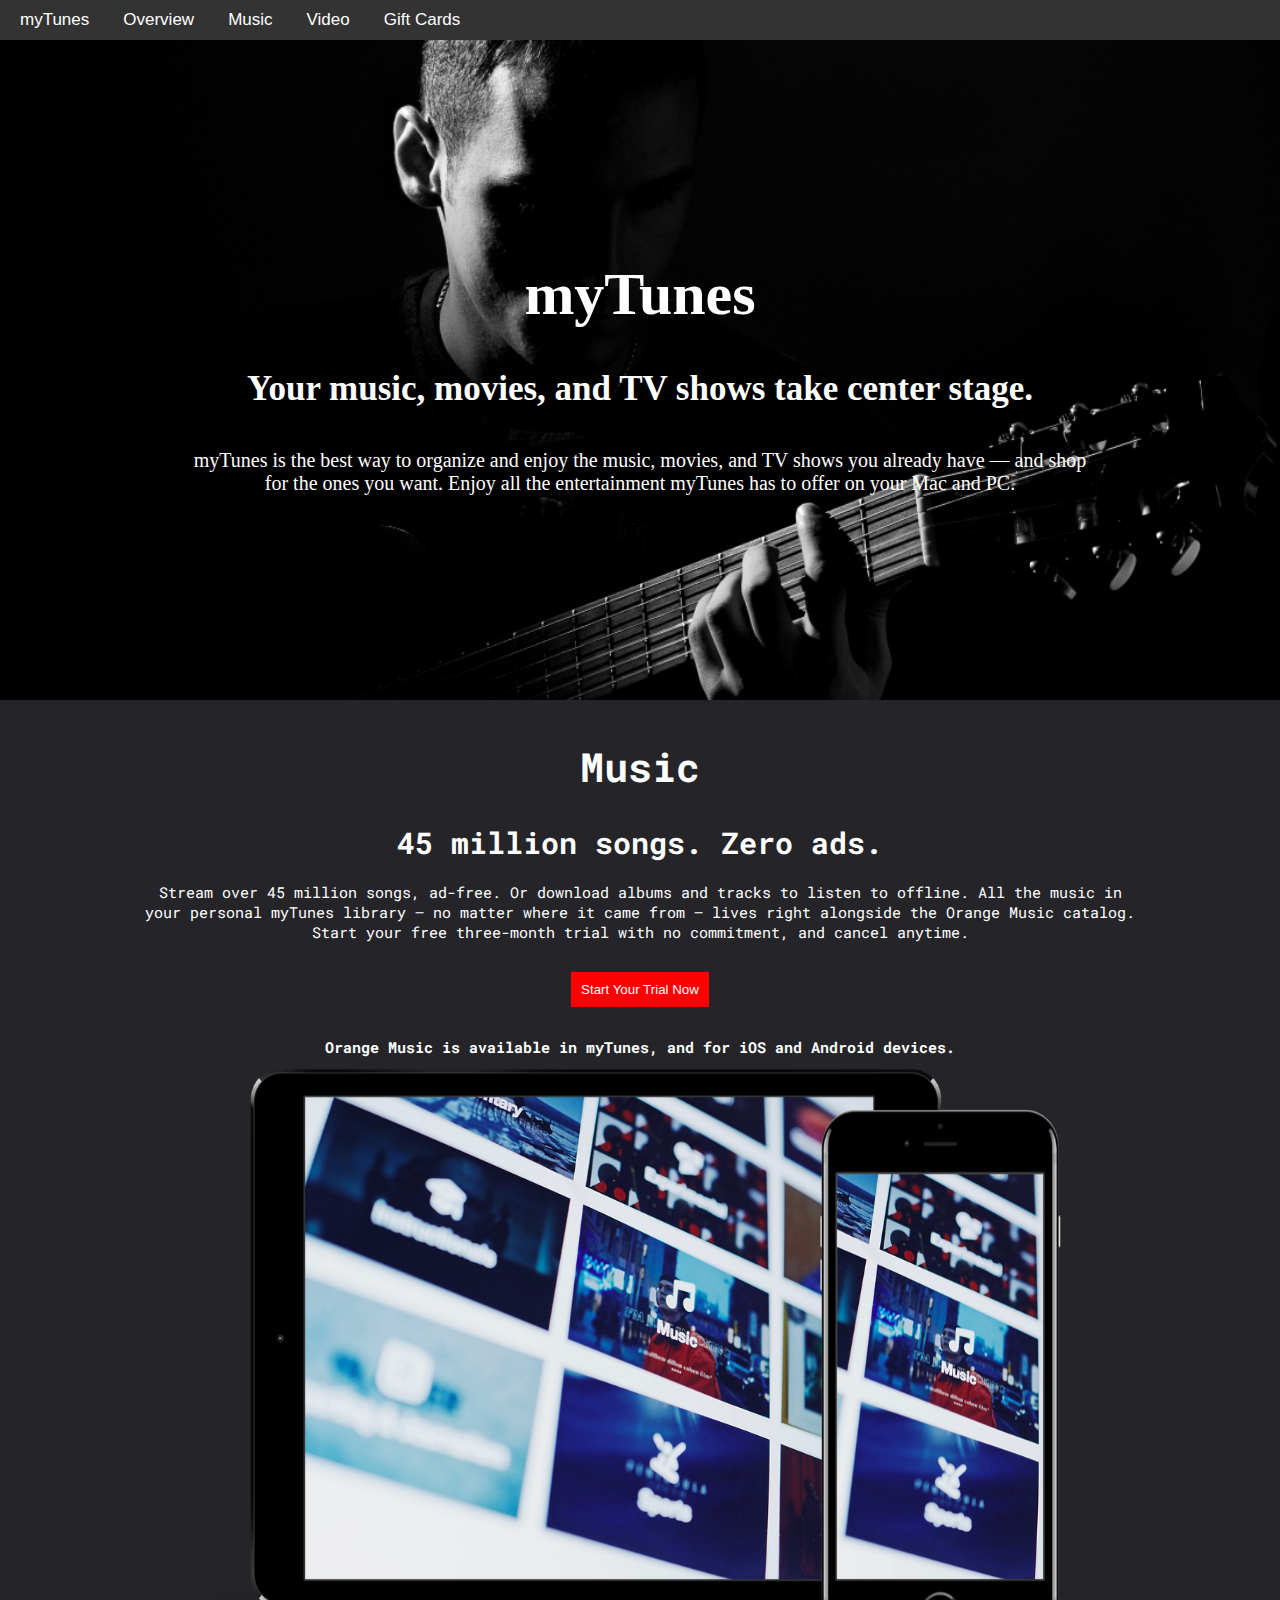
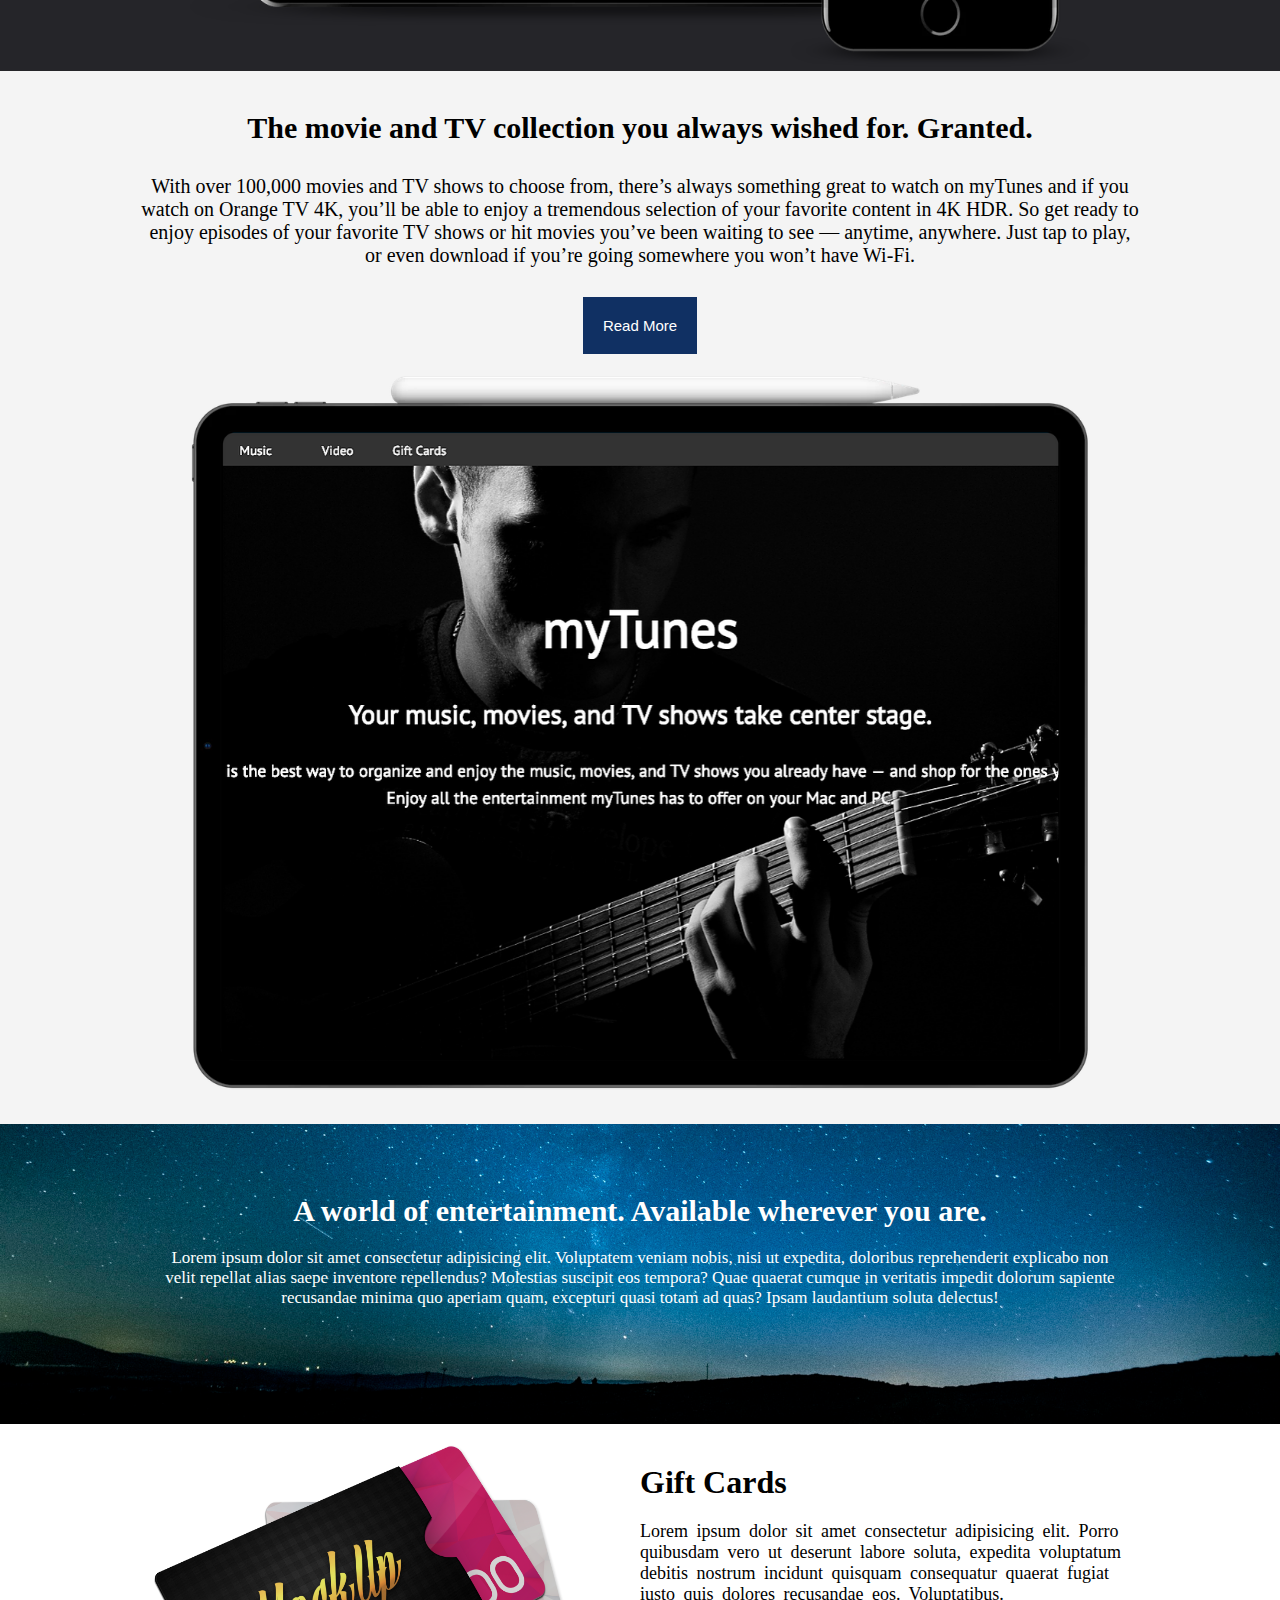
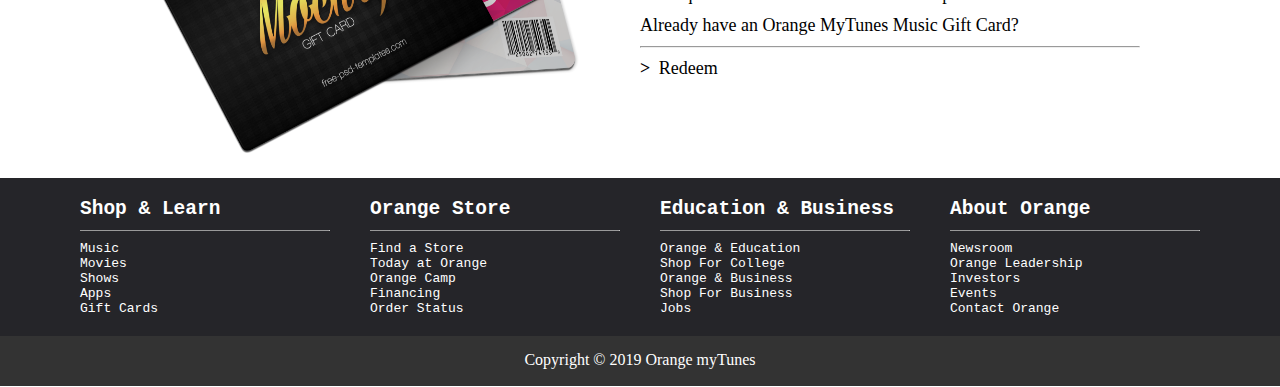
<file: Music-WebPage/index.html>
<!DOCTYPE html>
<html lang="en">
<head>
    <meta charset="UTF-8">
    <meta http-equiv="X-UA-Compatible" content="IE=edge">
    <meta name="viewport" content="width=device-width, initial-scale=1.0">
    <title>Music Webpage</title>
    <link rel="stylesheet" href="style.css"/>
    <link rel="preconnect" href="https://fonts.gstatic.com">
    <link href="https://fonts.googleapis.com/css2?family=Roboto+Mono&display=swap" rel="stylesheet">
    <link rel="stylesheet" href="https://cdnjs.cloudflare.com/ajax/libs/font-awesome/5.15.3/css/all.min.css" integrity="sha512-iBBXm8fW90+nuLcSKlbmrPcLa0OT92xO1BIsZ+ywDWZCvqsWgccV3gFoRBv0z+8dLJgyAHIhR35VZc2oM/gI1w==" crossorigin="anonymous" />
</head>
<body>
    <header class="header">
        <div class="heading-menu">
            <a href="@">myTunes</a>
            <a href="@">Overview</a>
            <a href="@">Music</a>
            <a href="@">Video</a>
            <a href="@">Gift Cards</a>
        </div>
        <div class="heading-mid-content">
            <h1>myTunes</h1>
            <h2>Your music, movies, and TV shows take center stage.</h2>
            <p>myTunes is the best way to organize and enjoy the music, movies, and TV shows you already have — and shop for the ones you want. Enjoy all the entertainment myTunes has to offer on your Mac and PC.</p>
        </div>
    </header>
    <main class="main">
        <section class="section-1">
               <div class="div-1">
                  <h1><i class="fas fa-music"></i> Music</h1>
                  <h2>45 million songs. Zero ads.</h2>
                  <p>Stream over 45 million songs, ad-free. Or download albums and tracks to listen to offline. All the music in your personal myTunes library — no matter where it came from — lives right alongside the Orange Music catalog. Start your free three-month trial with no commitment, and cancel anytime.</p>
                  <button class="btn">Start Your Trial Now</button>
                  <h4>Orange Music is available in myTunes, and for iOS and Android devices.</h4>
                  <img src="images/mockup1.png" alt="Android-pic" width="900px" height="600px"/>
               </div>
        </section>
    <section class="section-2">
      <div class="div-2">
       <h2>The movie and TV collection you always wished for. Granted.</h2>
       <p>With over 100,000 movies and TV shows to choose from, there’s always something great to watch on myTunes and if you watch on Orange TV 4K, you’ll be able to enjoy a tremendous selection of your favorite content in 4K HDR. So get ready to enjoy episodes of your favorite TV shows or hit movies you’ve been waiting to see — anytime, anywhere. Just tap to play, or even download if you’re going somewhere you won’t have Wi-Fi.</p>
       <button class="btn-1">Read More</button> 
       <img src="images/mockup2.png" alt="image-2" width="900px"/>
       </div>
    </section>
    <section class="section-3">
     <div class="div-3">
        <h2>A world of entertainment. Available wherever you are.</h2>
        <p>Lorem ipsum dolor sit amet consectetur adipisicing elit. Voluptatem veniam nobis, nisi ut expedita, doloribus reprehenderit explicabo non velit repellat alias saepe inventore repellendus? Molestias suscipit eos tempora? Quae quaerat cumque in veritatis impedit dolorum sapiente recusandae minima quo aperiam quam, excepturi quasi totam ad quas? Ipsam laudantium soluta delectus!</p>
     </div>
    </section>
    </main>
    <section class="flex">
        <div class="flex-img">
            <img src="images/cards.png" alt="cards" width="450px" height="350px"/>
        </div>
        <div class="flex-content">
            <h1>Gift Cards
            </h1>
            <p>Lorem ipsum dolor sit amet consectetur adipisicing elit. Porro quibusdam vero ut deserunt labore soluta, expedita voluptatum debitis nostrum incidunt quisquam consequatur quaerat fugiat iusto quis dolores recusandae eos. Voluptatibus.</p>
            <h>Already have an Orange MyTunes Music Gift Card?</h><br/>
            <hr>
            <p><b>></b><a href="@"> Redeem</a></p>
        </div>
    </section>
    <section class="foot">
        <div class="content">
            <h2>Shop & Learn</h2>
            <hr>
            <a href="@">Music</a>
            <a href="@">Movies</a>
            <a href="@">Shows</a>
            <a href="@">Apps</a>
            <a href="@">Gift Cards</a>
        </div>
        <div class="content">
            <h2>Orange Store</h2>
            <hr>
            <a href="@">Find a Store</a>
            <a href="@">Today at Orange</a>
            <a href="@">Orange Camp</a>
            <a href="@">Financing</a>
            <a href="@">Order Status</a>
        </div>
        <div class="content">
            <h2>Education & Business</h2>
            <hr>
            <a href="@">Orange & Education</a>
            <a href="@">Shop For College</a>
            <a href="@">Orange & Business</a>
            <a href="@">Shop For Business</a>
            <a href="@">Jobs</a>
        </div>
        <div class="content">
            <h2>About Orange</h2>
            <hr>
            <a href="@">Newsroom</a>
            <a href="@">Orange Leadership</a>
            <a href="@">Investors</a>
            <a href="@">Events</a>
            <a href="@">Contact Orange</a>
        </div>
    </section>
    <footer class="footer">
        <p>Copyright © 2019 Orange myTunes</p>
    </footer>
</body>
</html>
</file>
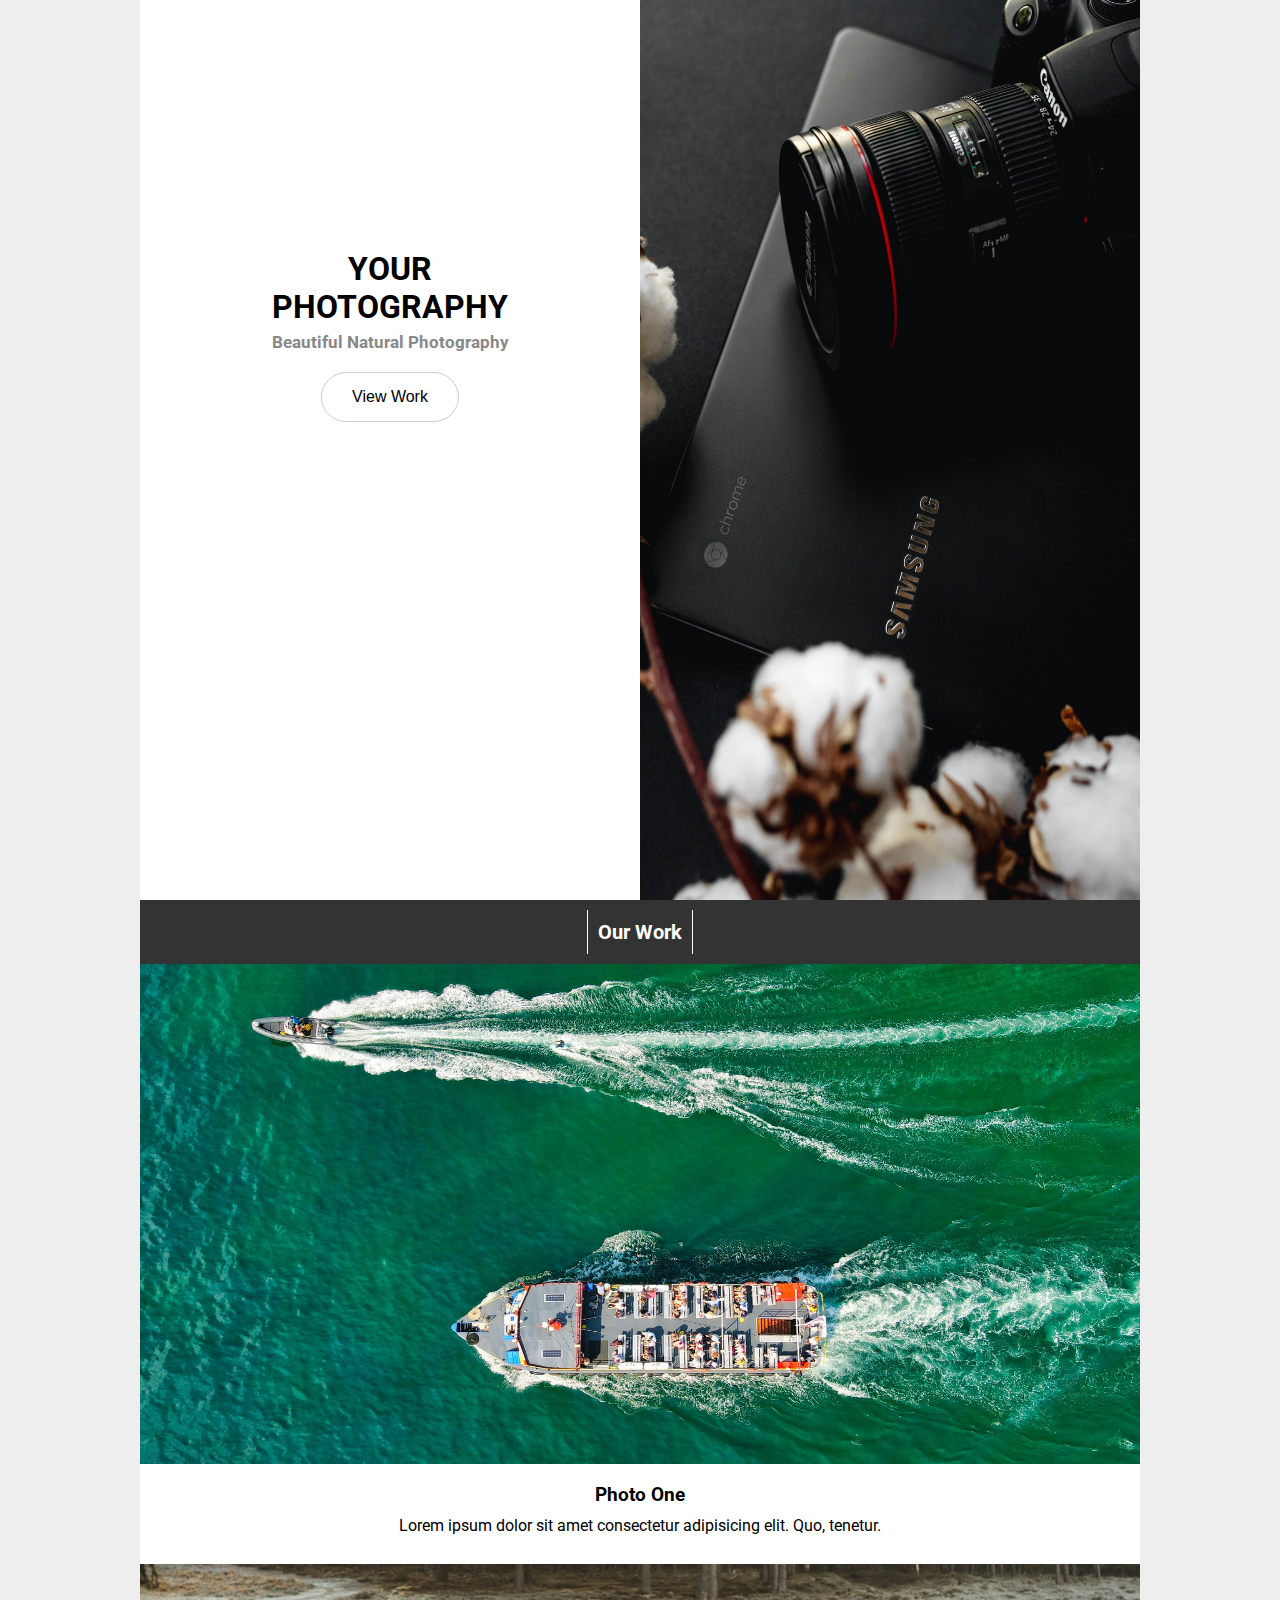
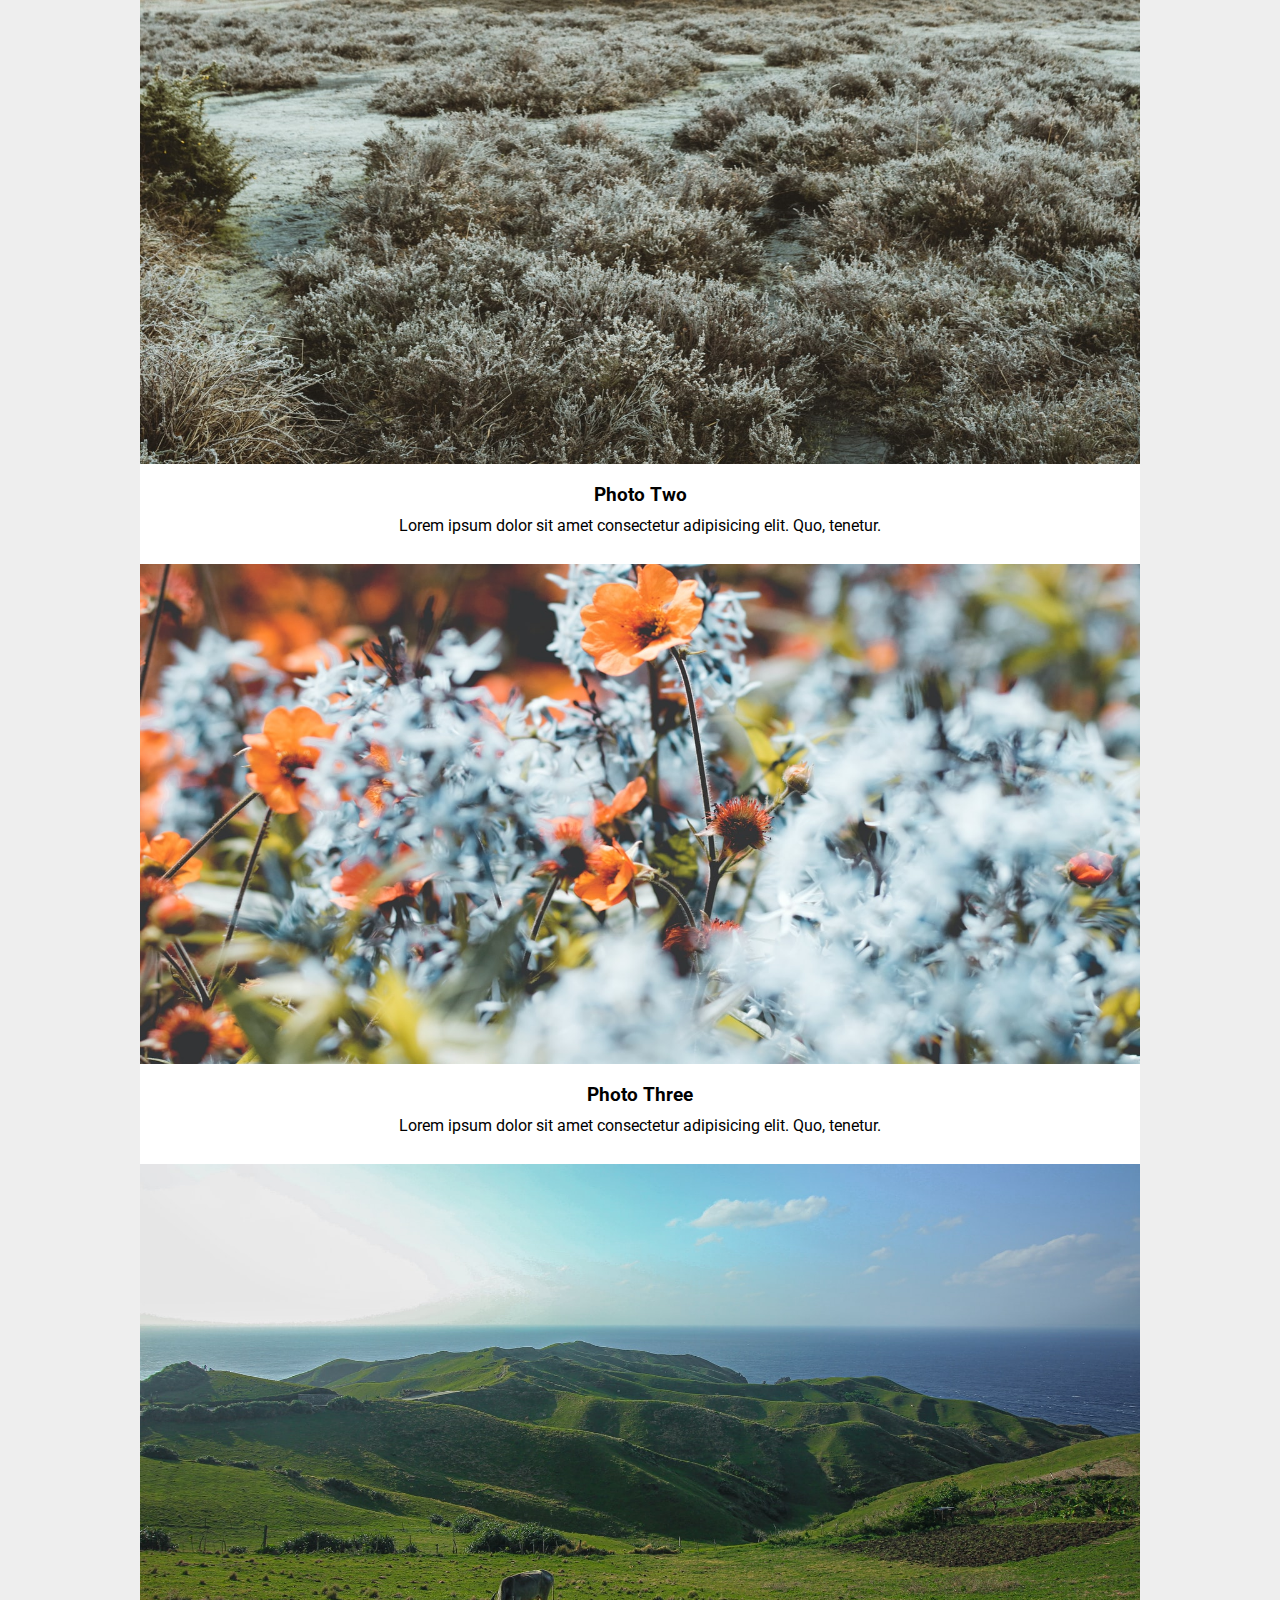
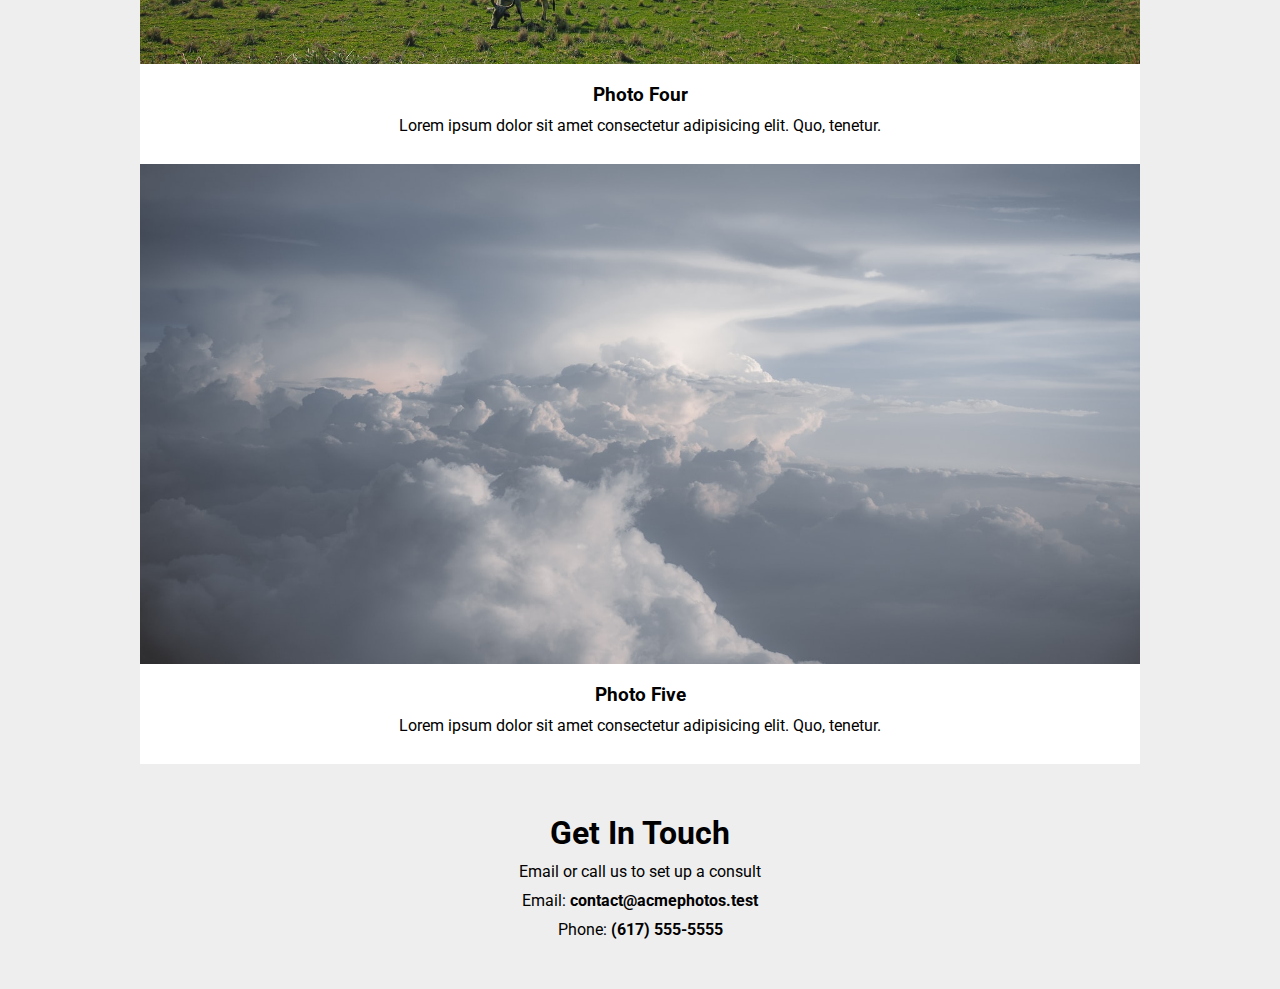
<file: Photography Website/index.html>
<!DOCTYPE html>
<html lang="en">
<head>
    <meta charset="UTF-8">
    <meta http-equiv="X-UA-Compatible" content="IE=edge">
    <meta name="viewport" content="width=device-width, initial-scale=1.0">
    <title>Photography Website</title>
    <link rel="stylesheet" href="style.css"/>
    <link rel="preconnect" href="https://fonts.googleapis.com">
<link rel="preconnect" href="https://fonts.gstatic.com" crossorigin>
<link href="https://fonts.googleapis.com/css2?family=Roboto:wght@300&display=swap" rel="stylesheet">
</head>
<body>
    <main class="main">
        <div class="div_one">
          <div class="div_content" id="heading-cont">
               <h1>Your <br/>Photography</h1>
               <h2>Beautiful Natural Photography</h2>
               <button class="btn">View Work</button>
          </div>
          <div class="div_content">
              <img src="images/photo-1.jpg" alt="camera" id="img-1"/>
          </div>
        </div>
        <section class="title">
            <h>Our Work</h>
        </section>
        <article class="pic-div">
            <div class="pic">
                <img src="images/photo-2.jpg" alt="img-2" width="1000px" height="500px"/>
            </div>
            <div class="pic-cont">
                <h3>Photo One</h3>
                <p>Lorem ipsum dolor sit amet consectetur adipisicing elit. Quo, tenetur.</p>
            </div>
        </article>
        <article class="pic-div">
            <div class="pic">
                <img src="images/photo-3.jpg" alt="img-3" width="1000px" height="500px"/>
            </div>
            <div class="pic-cont">
                <h3>Photo Two</h3>
                <p>Lorem ipsum dolor sit amet consectetur adipisicing elit. Quo, tenetur.</p>
            </div>
        </article>
        <article class="pic-div">
            <div class="pic">
                <img src="images/photo-4.jpg" alt="img-4" width="1000px" height="500px"/>
            </div>
            <div class="pic-cont">
                <h3>Photo Three</h3>
                <p>Lorem ipsum dolor sit amet consectetur adipisicing elit. Quo, tenetur.</p>
            </div>
        </article>
        <article class="pic-div">
            <div class="pic">
                <img src="images/photo-5.jpg" alt="img-5" width="1000px" height="500px"/>
            </div>
            <div class="pic-cont">
                <h3>Photo Four</h3>
                <p>Lorem ipsum dolor sit amet consectetur adipisicing elit. Quo, tenetur.</p>
            </div>
        </article>
        <article class="pic-div">
            <div class="pic">
                <img src="images/photo-6.jpg" alt="img-6" width="1000px" height="500px"/>
            </div>
            <div class="pic-cont">
                <h3>Photo Five</h3>
                <p>Lorem ipsum dolor sit amet consectetur adipisicing elit. Quo, tenetur.</p>
            </div>
        </article>
        <footer class="foot">
            <h1>Get In Touch</h1>
            <p>Email or call us to set up a consult</p>
            <p>Email: <b>contact@acmephotos.test</b></p>
            <p>Phone: <b>(617) 555-5555</b></p>
        </footer>
    </main>
</body>
</html>
</file>
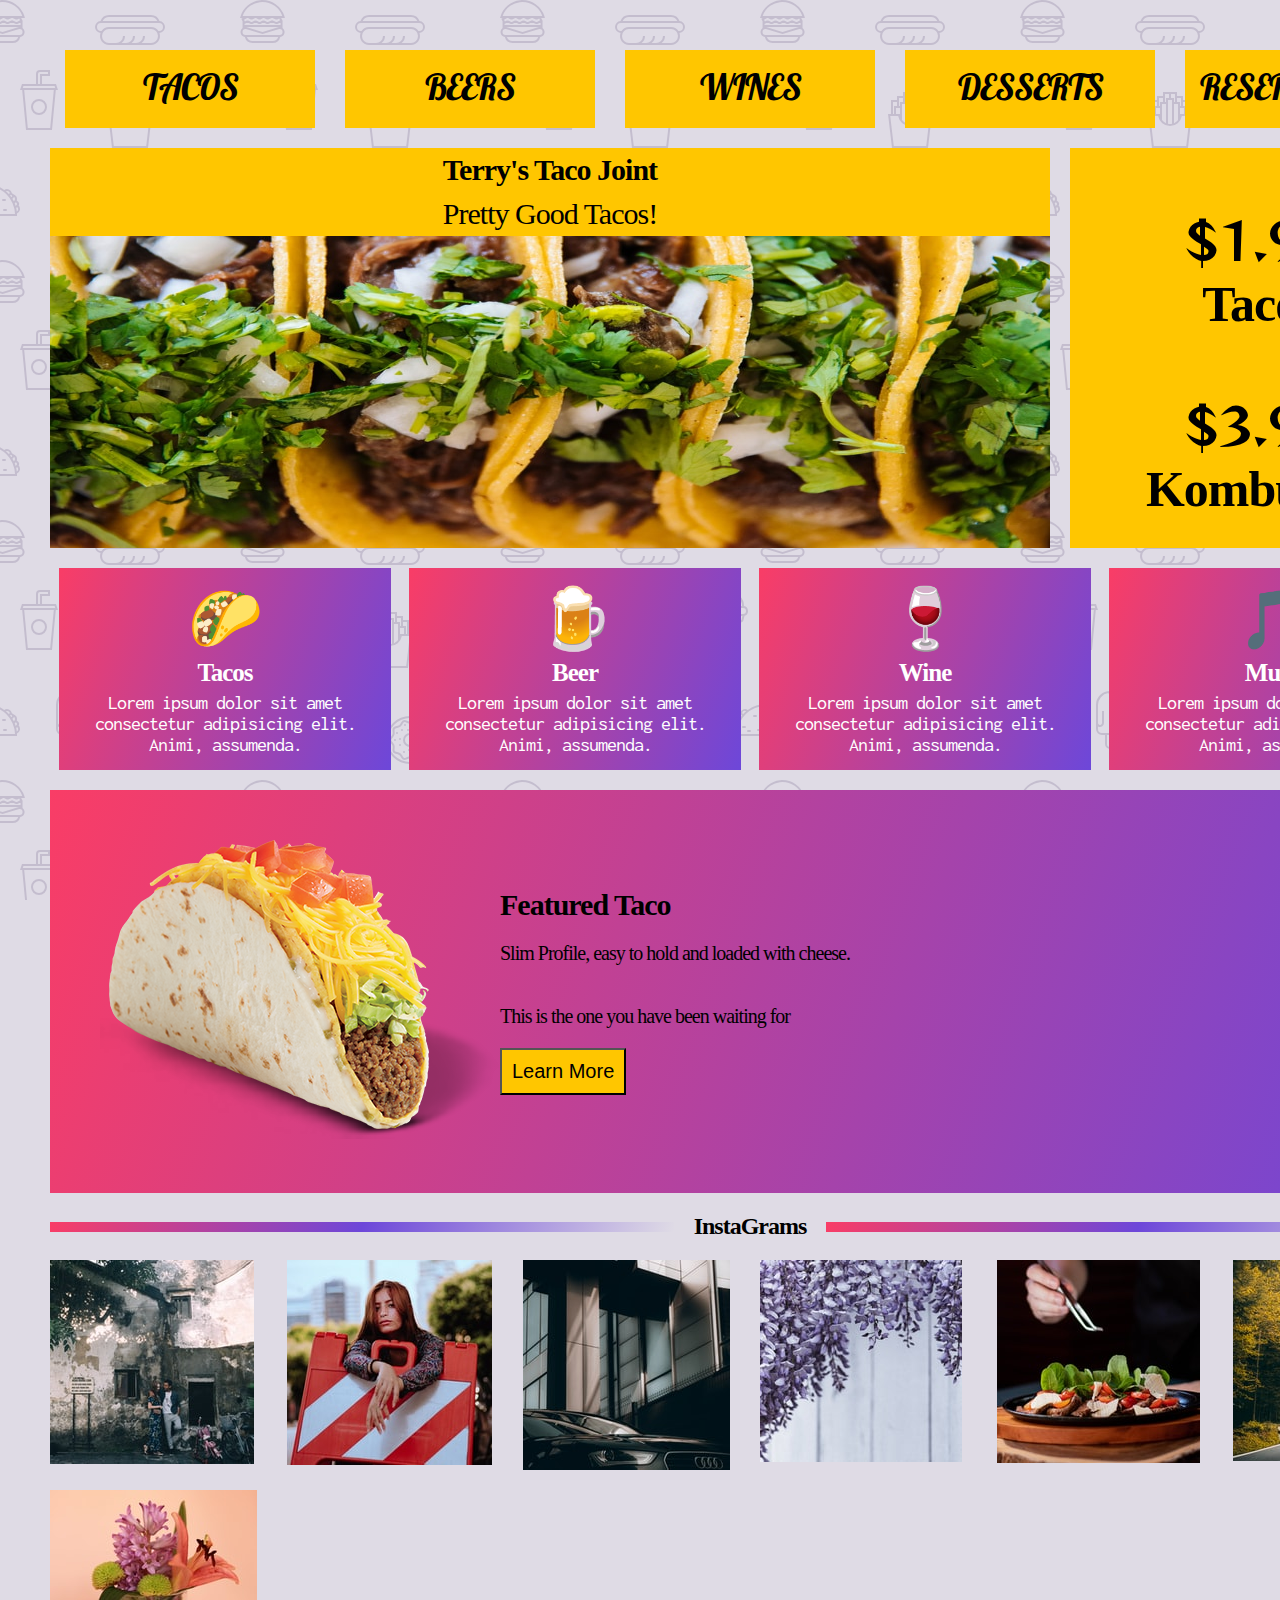
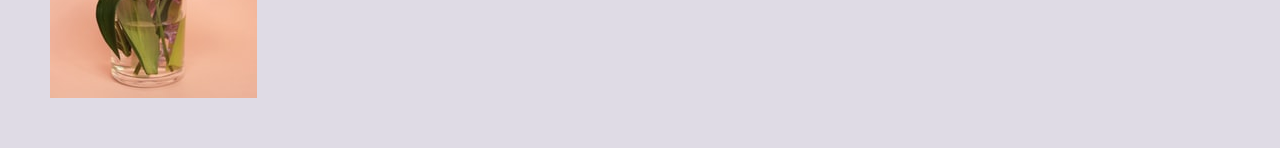
<file: Restaurant Website/index.html>
<!DOCTYPE html>
<html lang="en">
<head>
    <meta charset="UTF-8">
    <meta http-equiv="X-UA-Compatible" content="IE=edge">
    <meta name="viewport" content="width=device-width, initial-scale=1.0">
    <title>Restaurant Website</title>
    <link rel="stylesheet" href="restaurant.css"/>
    <link rel="preconnect" href="https://fonts.gstatic.com">
<link href="https://fonts.googleapis.com/css2?family=Pattaya&display=swap" rel="stylesheet">
<link rel="preconnect" href="https://fonts.gstatic.com">
<link href="https://fonts.googleapis.com/css2?family=Reggae+One&display=swap" rel="stylesheet">
<link rel="preconnect" href="https://fonts.gstatic.com">
<link href="https://fonts.googleapis.com/css2?family=Inconsolata:wght@300&display=swap" rel="stylesheet">
</head>
<body>
    <div class="wrapper">
        <nav class="menu">
            <ul id="menu-list">
              <li><a href="@">Tacos</a></li>
              <li><a href="@">Beers</a></li>
              <li><a href="@">Wines</a></li>
              <li><a href="@">Desserts</a></li>
              <li><a href="@">Reservations</a></li>
            </ul>
        </nav>
        <section class="sec-two">
             <div class="div-one">
                <h1>Terry's Taco Joint</h1>
                <p class="par">Pretty Good Tacos!</p>
             </div>
             <div class="div-two">
                 <p class="currency">$1.99</p>
                 <h4>Tacos</h4>
                 <p class="currency">$3.99</p>
                 <h4>Kombucha</h4>
             </div>
        </section>
        <main class="flex">
          <div class="cont">
            <p class="sticker">
                🌮
            </p>
            <h3 class="heading">
                Tacos
            </h3>
            <p class="para">
                Lorem ipsum dolor sit amet consectetur adipisicing elit. Animi, assumenda.
            </p>
          </div>
          <div class="cont">
            <p class="sticker">
                🍺
            </p>
            <h3 class="heading">
                Beer
            </h3>
            <p class="para">
                Lorem ipsum dolor sit amet consectetur adipisicing elit. Animi, assumenda.
            </p>
        </div>
        <div class="cont">
            <p class="sticker">
                🍷
            </p>
            <h3 class="heading">
                Wine
            </h3>
            <p class="para">
                Lorem ipsum dolor sit amet consectetur adipisicing elit. Animi, assumenda.
            </p>
        </div>
        <div class="cont">
            <p class="sticker">
                🎵
            </p>
            <h3 class="heading">
                Music
            </h3>
            <p class="para">
                Lorem ipsum dolor sit amet consectetur adipisicing elit. Animi, assumenda.
            </p>
        </div>
        </main>
        <section class="sec-three">
           <div class="sec_three_img">
              <img src="imgtaco.png" alt="taco"/>
           </div>
           <div class="about_details">
             <h2>Featured Taco</h2>
             <p class="details_para">Slim Profile, easy to hold and loaded with cheese.</p>
             <p class="details_para">
                This is the one you have been waiting for
             </p>
             <button>Learn More</button>
           </div>
        </section>
        <section class="gallery">
            <h2>InstaGrams</h2>
            <img src="couple.jpg" alt="couple"/>
            <img src="card.jpg" alt="card"/>
            <img src="eagle.jpg" alt="eagle"/>
            <img src="flowers.jpg" alt="flowers"/>
            <img src="food.jpg" alt="food"/>
            <img src="food1.jpg" alt="food"/>
            <img src="statue.jpg" alt="statue"/>
        </section>
    </div>
</body>
</html>
</file>
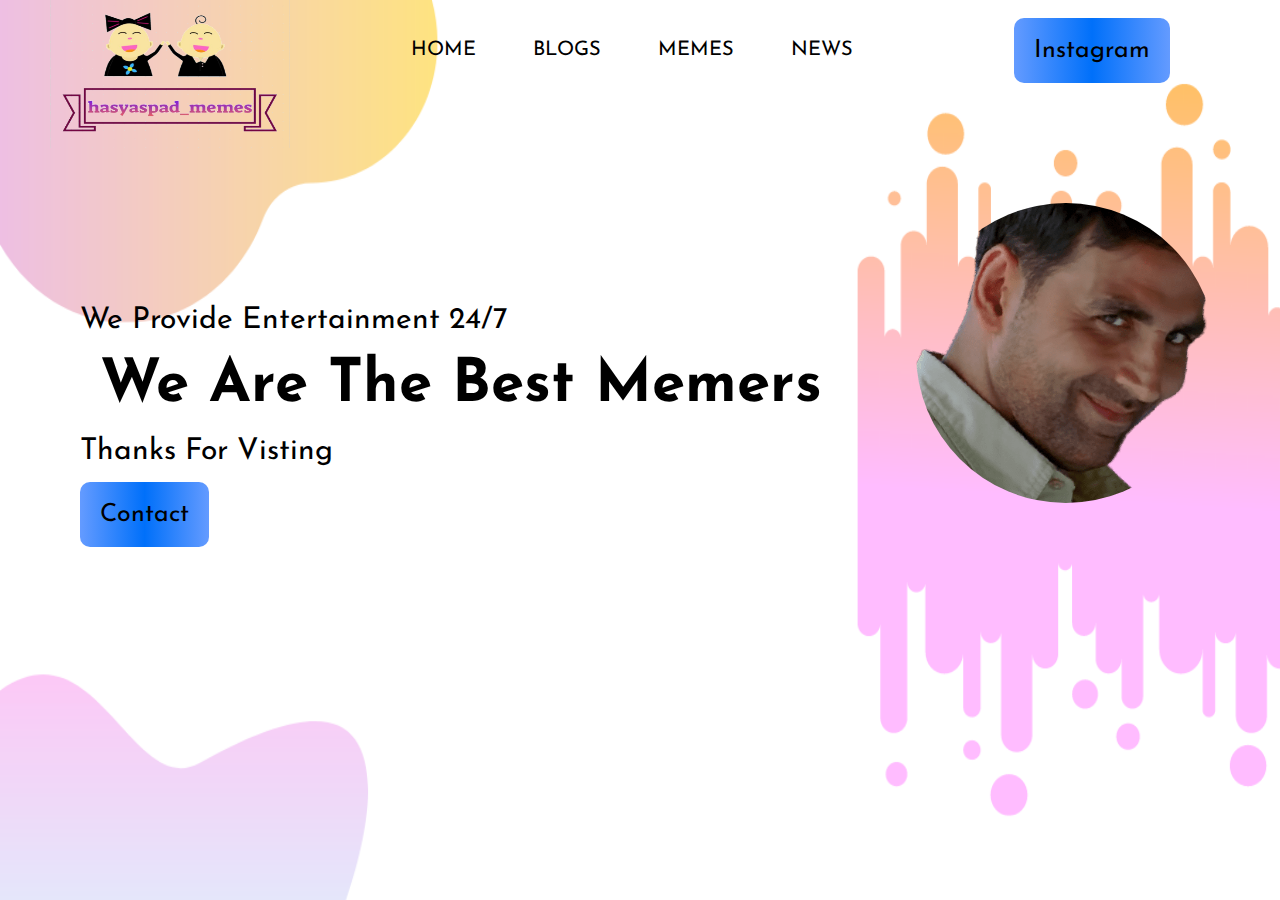
<file: Meme Website/web.html>
<!DOCTYPE html>
<html lang="en">
<head>
    <meta charset="UTF-8">
    <meta http-equiv="X-UA-Compatible" content="IE=edge">
    <meta name="viewport" content="width=device-width, initial-scale=1.0">
    <title>Hasyaspad_memes</title>
    <link rel="stylesheet" href="web.css"/>
    <link rel="preconnect" href="https://fonts.gstatic.com">
<link href="https://fonts.googleapis.com/css2?family=Josefin+Sans&display=swap" rel="stylesheet">
</head>
<body>
    <header >
        <div class="head">
       <div class="logo">
         <img src="hasyaspadicon.png" alt="pageicon" width="250px" height="200px">
       </div>
       <nav class="menu">
           <a href="#">Home</a>
           <a href="#">Blogs</a>
           <a href="#">Memes</a>
           <a href="#">News</a>
       </nav>
       <div class="butt">
        <button><a href="@">Instagram</a></button>
       </div>
       </div>
       <main>
        <section class="leftsec">
            <p>We Provide Entertainment 24/7</p>
            <h1>We Are The Best Memers</h1>
            <p>Thanks For Visting</p>
            <button id="lastbutt">Contact</button>
        </section>
           <section class="rightsec">
               <p id="meme"></p>
           </section>
       </main>
    </header>
    <script src="web.js"></script>
</body>
</html>
</file>
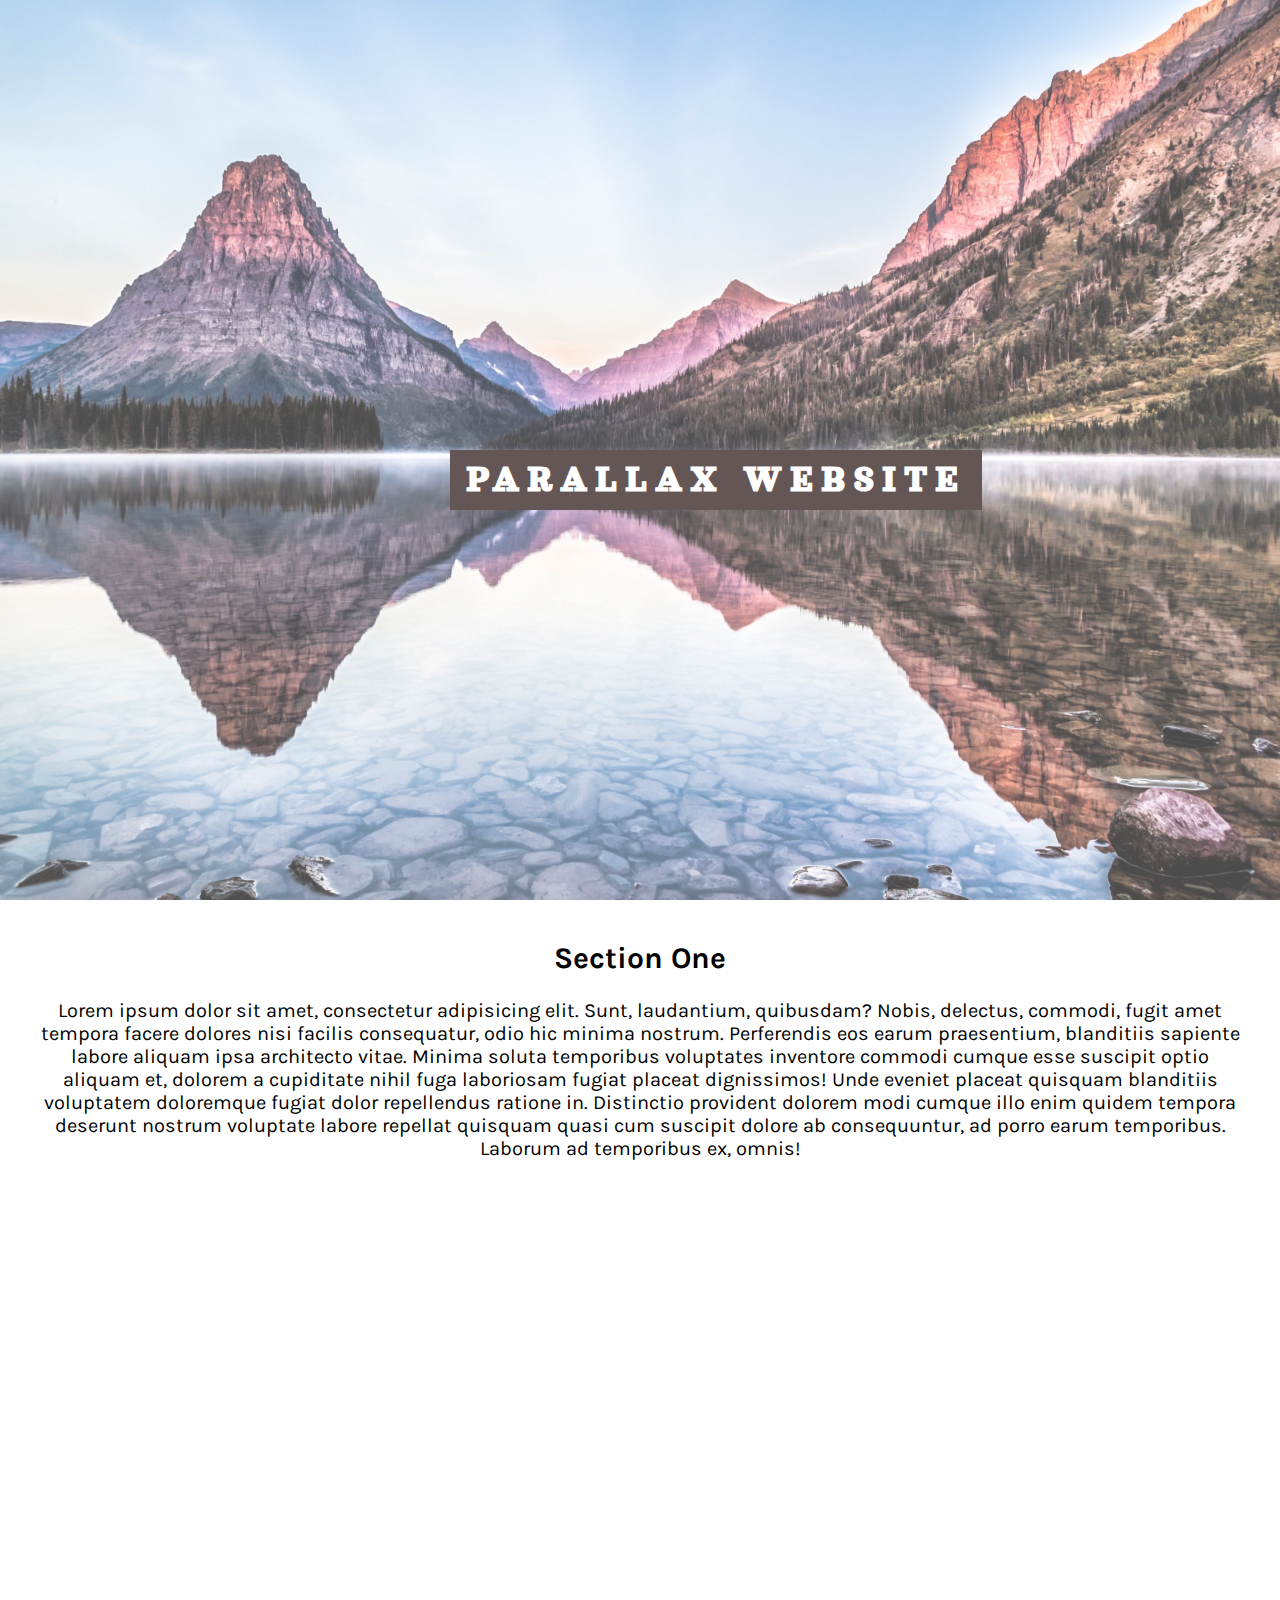
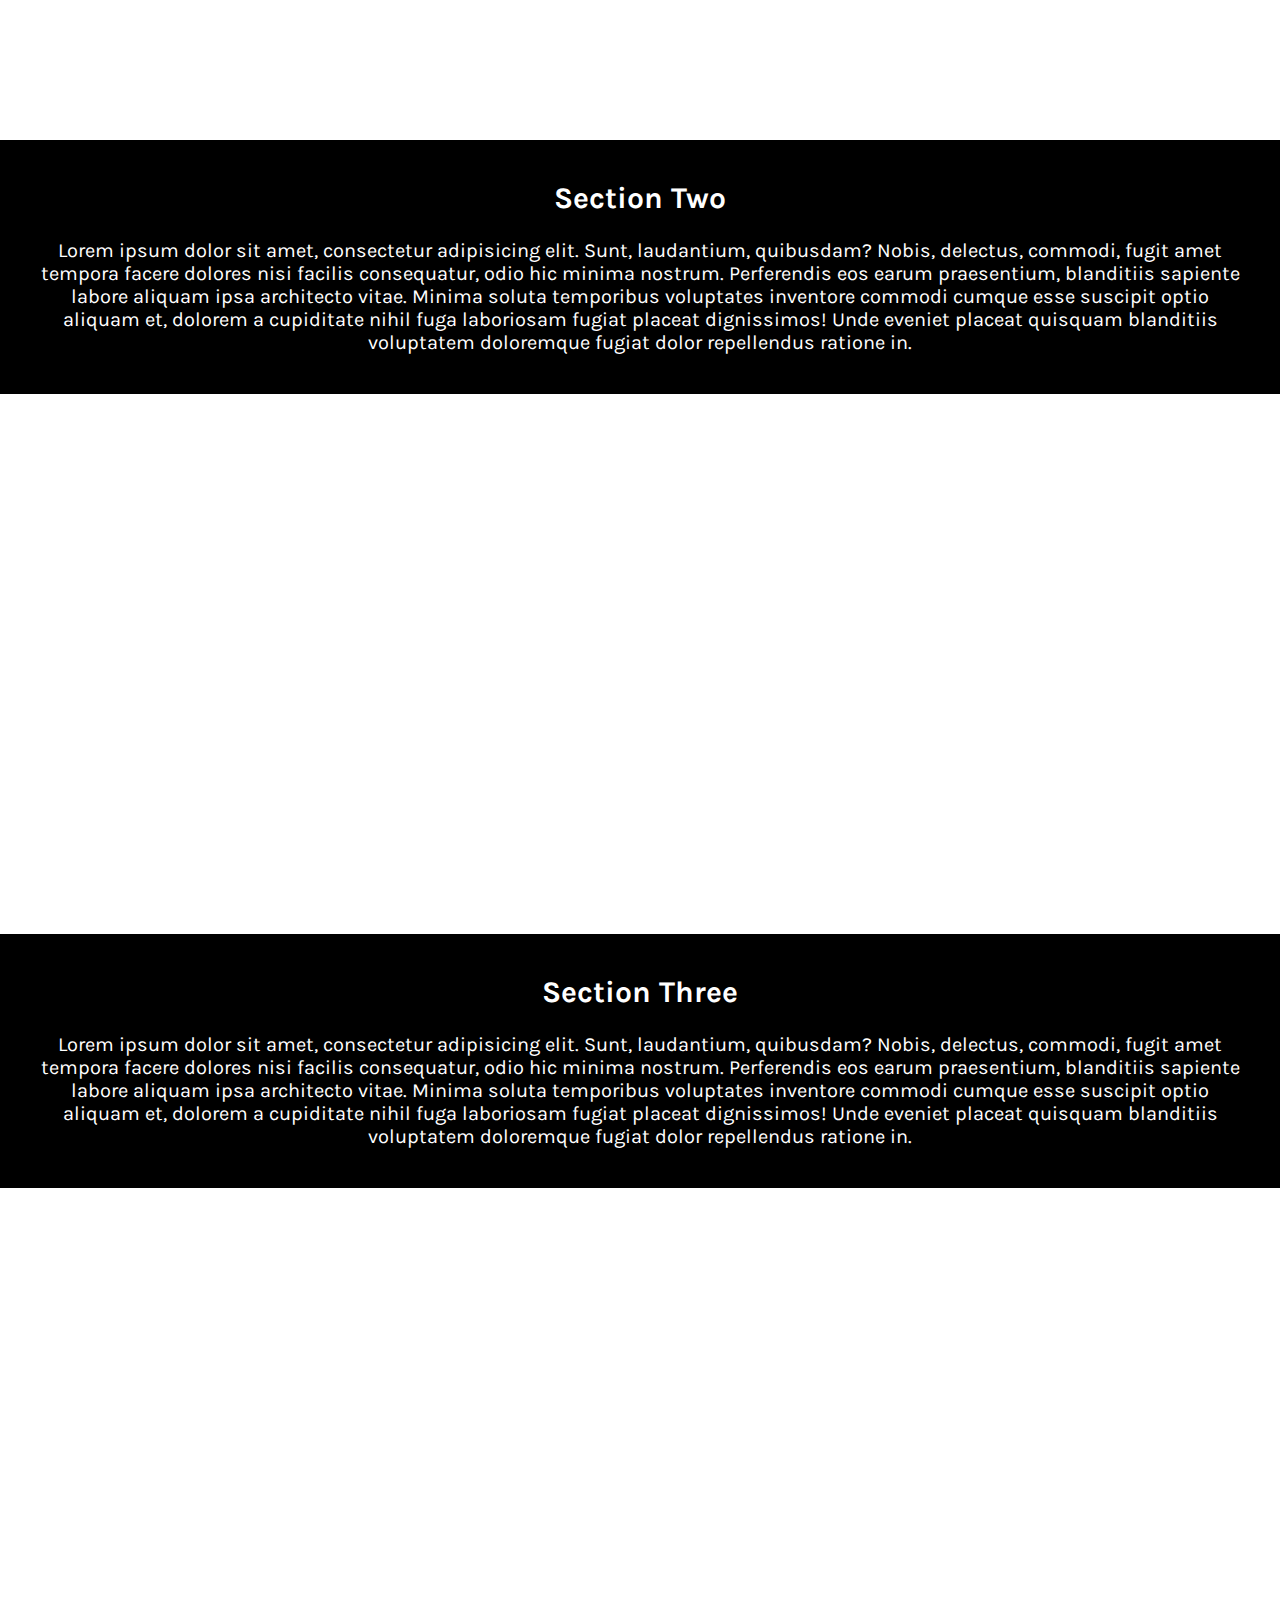
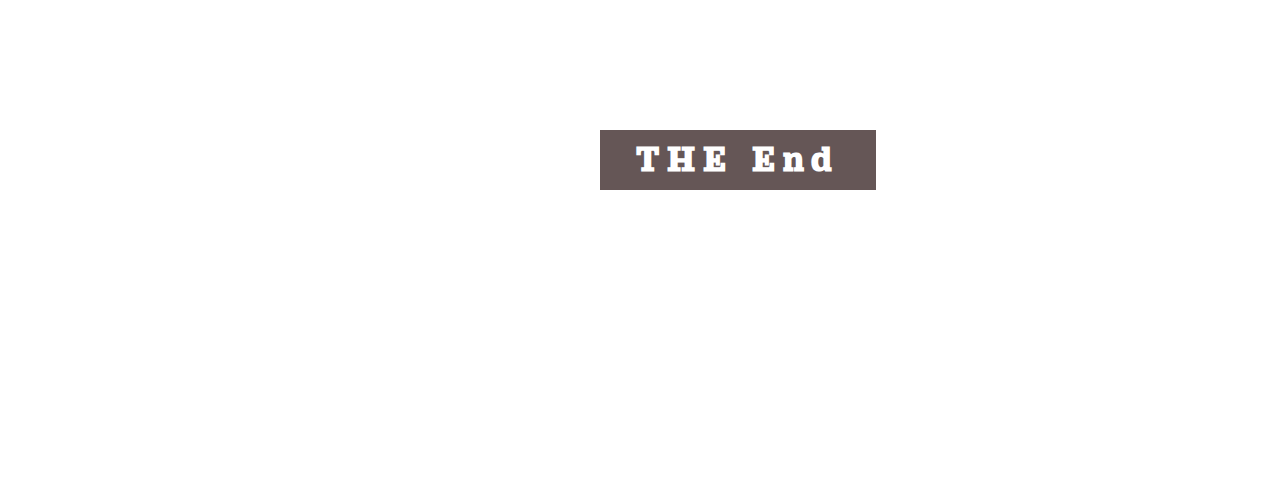
<file: Parallax Website/parallex.html>
<!DOCTYPE html>
<html lang="en">
<head>
    <meta charset="UTF-8">
    <meta http-equiv="X-UA-Compatible" content="IE=edge">
    <meta name="viewport" content="width=device-width, initial-scale=1.0">
    <title>Parallax Website</title>
    <link rel="stylesheet" href="parallex.css"/>
    <link rel="preconnect" href="https://fonts.gstatic.com">
<link href="https://fonts.googleapis.com/css2?family=Orelega+One&display=swap" rel="stylesheet">
<link rel="preconnect" href="https://fonts.gstatic.com">
<link href="https://fonts.googleapis.com/css2?family=Karla:ital,wght@1,300&display=swap" rel="stylesheet">
</head>
<body>
    <div class="backimg">
    <div id="block1">
        <h2>PARALLAX WEBSITE</h2>
    </div>
    </div>
    <div id="block2">
        <h2>Section One</h2><br/>
        <p>Lorem ipsum dolor sit amet, consectetur adipisicing elit. Sunt, laudantium, quibusdam? Nobis, delectus, commodi, fugit amet tempora facere dolores nisi facilis consequatur, odio hic minima nostrum. Perferendis eos earum praesentium, blanditiis sapiente labore aliquam ipsa architecto vitae. Minima soluta temporibus voluptates inventore commodi cumque esse suscipit optio aliquam et, dolorem a cupiditate nihil fuga laboriosam fugiat placeat dignissimos! Unde eveniet placeat quisquam blanditiis voluptatem doloremque fugiat dolor repellendus ratione in. Distinctio provident dolorem modi cumque illo enim quidem tempora deserunt nostrum voluptate labore repellat quisquam quasi cum suscipit dolore ab consequuntur, ad porro earum temporibus. Laborum ad temporibus ex, omnis!</p>
    </div>
    <div id="backimg2">
        <div id="text">
           <h2>IMAGE TWO TEXT</h2>
        </div>
    </div>
    <div class="block3">
        <h2>Section Two</h2><br/>
        <p>Lorem ipsum dolor sit amet, consectetur adipisicing elit. Sunt, laudantium, quibusdam? Nobis, delectus, commodi, fugit amet tempora facere dolores nisi facilis consequatur, odio hic minima nostrum. Perferendis eos earum praesentium, blanditiis sapiente labore aliquam ipsa architecto vitae. Minima soluta temporibus voluptates inventore commodi cumque esse suscipit optio aliquam et, dolorem a cupiditate nihil fuga laboriosam fugiat placeat dignissimos! Unde eveniet placeat quisquam blanditiis voluptatem doloremque fugiat dolor repellendus ratione in.</p>
    </div>
    <div id="backimg3">
        <div id="text2">
           <h2>IMAGE THREE TEXT</h2>
        </div>
    </div>
    <div class="block3">
        <h2>Section Three</h2><br/>
        <p>Lorem ipsum dolor sit amet, consectetur adipisicing elit. Sunt, laudantium, quibusdam? Nobis, delectus, commodi, fugit amet tempora facere dolores nisi facilis consequatur, odio hic minima nostrum. Perferendis eos earum praesentium, blanditiis sapiente labore aliquam ipsa architecto vitae. Minima soluta temporibus voluptates inventore commodi cumque esse suscipit optio aliquam et, dolorem a cupiditate nihil fuga laboriosam fugiat placeat dignissimos! Unde eveniet placeat quisquam blanditiis voluptatem doloremque fugiat dolor repellendus ratione in.</p>
    </div>
    <div class="backimg">
        <div id="block">
            <h2>THE End</h2>
        </div>
        </div>
</body>
</html>
</file>
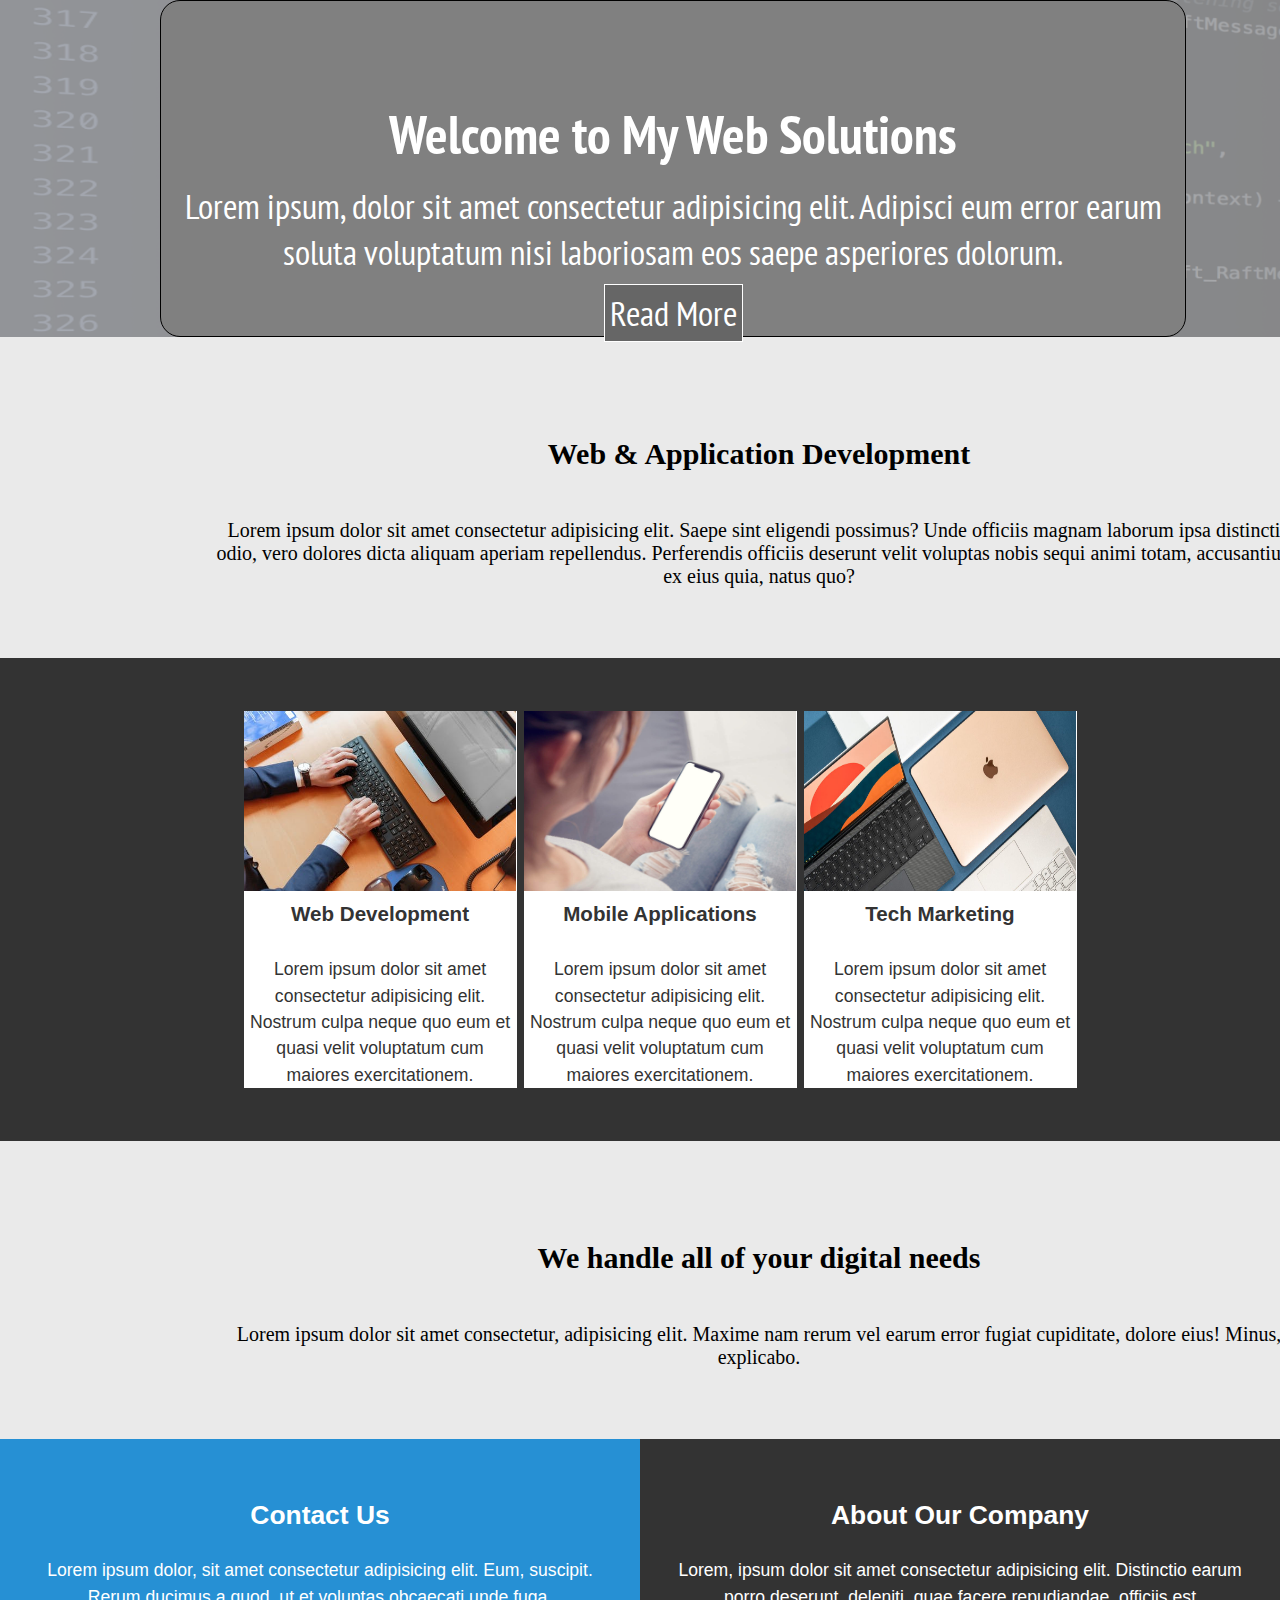
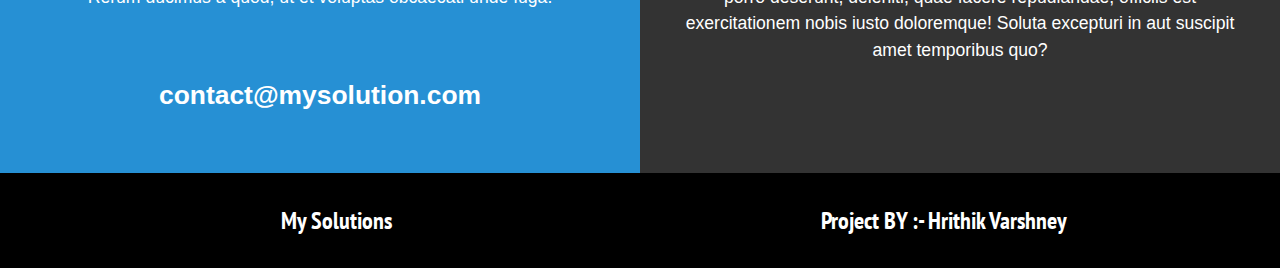
<file: Technical Website/LP.html>
<!DOCTYPE html>
<html lang="en">
<head>
    <meta charset="UTF-8">
    <meta http-equiv="X-UA-Compatible" content="IE=edge">
    <meta name="viewport" content="width=device-width, initial-scale=1.0">
    <title>Technical Website</title>
    <link rel="stylesheet" href="LP.css"/>
    <link rel="preconnect" href="https://fonts.gstatic.com">
<link href="https://fonts.googleapis.com/css2?family=PT+Sans+Narrow&display=swap" rel="stylesheet">
</head>
<body>
    <header id="head">
        <div id="imgback"></div>
        <div id="content">
        <h2>Welcome to My Web Solutions</h2>
        <p>Lorem ipsum, dolor sit amet consectetur adipisicing elit. Adipisci eum error earum soluta voluptatum nisi laboriosam eos saepe asperiores dolorum.</p>
        <a href="#section" class="btn">Read More</a>
        </div>
    </header>
        <main>
          <div class="mid-content">
            <div>
            <h2>Web & Application Development</h2>
            </div><br/>
            <div class="cont">
            Lorem ipsum dolor sit amet consectetur adipisicing elit. Saepe sint eligendi possimus? Unde officiis magnam laborum ipsa distinctio odio, vero dolores dicta aliquam aperiam repellendus. Perferendis officiis deserunt velit voluptas nobis sequi animi totam, accusantium, ex eius quia, natus quo?
             </div>
          </div>
          <div>
            <section id="section" class="grid">
               <ul>
                 <li>
                   <div class="card">
                     <img src="img1.jpeg" alt="img1" width="272.8" height="180.66"><br/>
                     <div class="card-content"> 
                       <h3>Web Development</h3><br/>
                       <p>Lorem ipsum dolor sit amet consectetur adipisicing elit. Nostrum culpa neque quo eum et quasi velit voluptatum cum maiores exercitationem.</p>
                     </div>
                   </div>
                 </li>
                 <li>
                  <div class="card">
                    <img src="img2.jpg" alt="img2" width="272.8" height="180.66"><br/>
                    <div class="card-content"> 
                      <h3>Mobile Applications</h3><br/>
                      <p>Lorem ipsum dolor sit amet consectetur adipisicing elit. Nostrum culpa neque quo eum et quasi velit voluptatum cum maiores exercitationem.</p>
                    </div>
                  </div>
                </li>
                <li>
                  <div class="card">
                    <img src="img3.jpg" alt="img3" width="272.8" height="180.66"><br/>
                    <div class="card-content"> 
                      <h3>Tech Marketing</h3><br/>
                      <p>Lorem ipsum dolor sit amet consectetur adipisicing elit. Nostrum culpa neque quo eum et quasi velit voluptatum cum maiores exercitationem.</p>
                    </div>
                  </div>
                </li>
               </ul>
            </section>
          </div>
          <div class="mid-content">
            <div>
            <h2>We handle all of your digital needs</h2>
            </div><br/>
            <div class="cont">
              Lorem ipsum dolor sit amet consectetur, adipisicing elit. Maxime nam rerum vel earum error fugiat cupiditate, dolore eius! Minus, explicabo.
             </div>
          </div>
          <div>
            <section id="section-2" class="grid">
               <div class="box">
                 <h2>Contact Us</h2>
                 <p>Lorem ipsum dolor, sit amet consectetur adipisicing elit. Eum, suscipit. Rerum ducimus a quod, ut et voluptas obcaecati unde fuga.</p>
                 <br/> <h2>contact@mysolution.com</h2>
                </div>
                <div class="box">
                  <h2>About Our Company</h2>
                  <p>Lorem, ipsum dolor sit amet consectetur adipisicing elit. Distinctio earum porro deserunt, deleniti, quae facere repudiandae, officiis est exercitationem nobis iusto doloremque! Soluta excepturi in aut suscipit amet temporibus quo?</p>
                 </div>
            </section>
        </main>
        <footer id="main-footer" class="grid">
          <div>
           <h2>My Solutions</h2>
          </div>
          <div>
            <h2> Project BY :- Hrithik Varshney</h2>
          </div>
        </footer>
</body>
</html>
</file>
<file: Music-WebPage/style.css>
*{
    margin: 0;
    padding: 0;
    box-sizing: border-box;
    text-decoration: none;
}
.header{
    height: 700px;
    background-image: url(images/showcase2.jpeg);
    background-size: cover;
}
.heading-menu{
    height: 40px;
    background-color: #333;
    padding-top: 10px;
}
.heading-menu a{
    padding-left: 20px;
    padding-right: 10px;
    color: white;
    font-size: 17px;
    font-family: 'Segoe UI', Tahoma, Geneva, Verdana, sans-serif;
}
.heading-menu a:hover{
  margin: 18px;
}
.heading-mid-content{
     color: white;
     width: 900px;
     margin: 200px auto;
     text-align: center;
}
.heading-mid-content h1{
    font-size: 60px;
    font-weight: bold;
    padding-top: 20px;
    padding-bottom: 20px;
}
.heading-mid-content h2{
    font-size: 35px;
    padding-top: 20px;
    padding-bottom: 20px;
}
.heading-mid-content p{
    font-size: 20px;
    padding-top: 20px;
}
.section-1{
    background-color: #252529;
    height: auto;
    font-family: 'Roboto Mono', monospace;
}
.div-1{
    width: 1000px;
    margin:auto;
    padding-top: 40px;
    text-align: center;
    color: white;
}
.div-1 h1{
    font-size: 40px;
    padding-bottom: 20px;
}
.div-1 h2{
    font-size: 30px;
    padding-top: 10px;
    padding-bottom: 10px;
}
.div-1 p{
    font-size: 15px;
    padding-top: 10px;
    padding-bottom: 10px;
}
.btn{
    margin-top: 20px;
    margin-bottom: 20px;
    padding: 10px;
    background-color: red;
    color: white;
    border: none;
}
.div-1 h4{
    font-size: 15px;
    padding-top: 10px;
    padding-bottom: 10px;
}
.section-2{
    background-color: #f4f4f4;
    height: auto;
    font-family:Cambria, Cochin, Georgia, Times, 'Times New Roman', serif;
}
.div-2{
    width: 1000px;
    margin:auto;
    padding-top: 40px;
    text-align: center;
}
.div-2 h2{
    font-size: 30px;
    padding-bottom: 20px;
}
.div-2 p{
    font-size: 20px;
    padding-top: 10px;
    padding-bottom: 10px;
}
.btn-1{
    margin-top: 20px;
    margin-bottom: 20px;
    padding: 20px;
    background-color: #103063;
    color: white;
    border: none;
    font-size: 15px;
}
.div-2 img{
    margin-bottom: 30px;
}
.section-3{
    background: url(images/div-img.jpeg) no-repeat bottom/cover;
    height: 300px;
    color: white;
}
.div-3{
    width: 950px;
    text-align: center;
    padding-top: 70px;
    margin: auto;
}
.div-3 h2{
    font-size: 30px;
    padding-bottom: 20px;
}
.div-3 p{
    font-size: 17px;
}
.flex{
    display: flex;
    justify-content: center;
}
.flex-img{
    width: 500px;
}
.flex-content{
    width: 500px;
    margin-top: 40px;
}
.flex-content h1{
 font-family: cursive;
 padding-bottom: 20px;
}
.flex-content p{
    font-size: 18px;
    word-spacing: 4px;
    padding-bottom: 10px;
}
.flex-content h{
    font-size: 18px;
}
.flex-content hr{
    margin-top: 10px;
    margin-bottom: 10px;
}
.flex-content a{
    color: black;
}
.foot{
    display: flex;
    justify-content: center;
    background-color: #252529;
    color: white;
}
.foot hr{
    margin-top: 10px;
    margin-bottom: 10px; 
    border-bottom: #252529;   
}
.content{
    display: grid;
    margin: 20px;
    width: 250px;
    font-family: monospace;
}
.content a{
    color: white;
}
.footer{
    height: 50px;
    background-color: #333;
    text-align: center;
    color: white;
}
.footer p{
    padding-top: 15px;
}
</file>
<file: Photography Website/style.css>
*{
    margin: 0;
    padding: 0;
    box-sizing: border-box;
}

.main{
    font-family: 'Roboto', sans-serif;
    background: #eee;
}
.div_one{
    width: 1000px;
    height: auto;
    margin: 0px auto;
    display: flex;
}
.div_content{
    width: 500px;
    height: 100vh;
    text-align: center;
    background-color: white;
}
#heading-cont{
   padding-top: 25%;
}
#heading-cont h1{
    text-transform: uppercase;
    padding-bottom: 6px;
}
#heading-cont h2{
    font-size: 17px;
    padding-bottom: 10px;
    color: #888;
}
.btn{
    margin-top: 10px;
    padding: 15px 30px 15px 30px;
    border-radius: 30px;
    border: 1px #ccc solid;
    font-size: 16px;
    background-color: white;
}
.btn:hover{
    background: #eee;
}
#img-1{
    width: 500px;
    height: 100vh;
}
.title{
    width: 1000px;
    margin: 0px auto;
    text-align: center;
    padding-top: 20px;
    padding-bottom: 20px;
    background-color: #333;
    color: white;
    font-size: 20px;
}
.title h{
    border: 1px groove white;
    font-weight: bold;
    padding: 10px;
    border-top: hidden;
    border-bottom: hidden;
}
.pic-div{
    width: 1000px;
    margin: 0px auto;
    text-align: center;
}
.pic{
    width: 1000px;
    height: 500px;
}
.pic-cont{
    width: 1000px;
    height: 100px;
    padding-top: 20px;
    padding-bottom: 20px;
    background-color: white;
}
.pic-cont h3{
    padding-bottom: 10px;
}
.foot{
    text-align: center;
    padding: 50px;
}
.foot p{
    padding-top: 10px;
}
</file>
<file: Restaurant Website/restaurant.css>
*{
    margin: 0px;
    padding: 0px;
    box-sizing: border-box;
    list-style: none;
}
:root {
    --yellow: #ffc600;
    --black: #272727;
}
body{
    background-color: #DFDBE5;
    background-image: url("data:image/svg+xml,%3Csvg xmlns='http://www.w3.org/2000/svg' width='260' height='260' viewBox='0 0 260 260'%3E%3Cg fill-rule='evenodd'%3E%3Cg fill='%239C92AC' fill-opacity='0.4'%3E%3Cpath d='M24.37 16c.2.65.39 1.32.54 2H21.17l1.17 2.34.45.9-.24.11V28a5 5 0 0 1-2.23 8.94l-.02.06a8 8 0 0 1-7.75 6h-20a8 8 0 0 1-7.74-6l-.02-.06A5 5 0 0 1-17.45 28v-6.76l-.79-1.58-.44-.9.9-.44.63-.32H-20a23.01 23.01 0 0 1 44.37-2zm-36.82 2a1 1 0 0 0-.44.1l-3.1 1.56.89 1.79 1.31-.66a3 3 0 0 1 2.69 0l2.2 1.1a1 1 0 0 0 .9 0l2.21-1.1a3 3 0 0 1 2.69 0l2.2 1.1a1 1 0 0 0 .9 0l2.21-1.1a3 3 0 0 1 2.69 0l2.2 1.1a1 1 0 0 0 .86.02l2.88-1.27a3 3 0 0 1 2.43 0l2.88 1.27a1 1 0 0 0 .85-.02l3.1-1.55-.89-1.79-1.42.71a3 3 0 0 1-2.56.06l-2.77-1.23a1 1 0 0 0-.4-.09h-.01a1 1 0 0 0-.4.09l-2.78 1.23a3 3 0 0 1-2.56-.06l-2.3-1.15a1 1 0 0 0-.45-.11h-.01a1 1 0 0 0-.44.1L.9 19.22a3 3 0 0 1-2.69 0l-2.2-1.1a1 1 0 0 0-.45-.11h-.01a1 1 0 0 0-.44.1l-2.21 1.11a3 3 0 0 1-2.69 0l-2.2-1.1a1 1 0 0 0-.45-.11h-.01zm0-2h-4.9a21.01 21.01 0 0 1 39.61 0h-2.09l-.06-.13-.26.13h-32.31zm30.35 7.68l1.36-.68h1.3v2h-36v-1.15l.34-.17 1.36-.68h2.59l1.36.68a3 3 0 0 0 2.69 0l1.36-.68h2.59l1.36.68a3 3 0 0 0 2.69 0L2.26 23h2.59l1.36.68a3 3 0 0 0 2.56.06l1.67-.74h3.23l1.67.74a3 3 0 0 0 2.56-.06zM-13.82 27l16.37 4.91L18.93 27h-32.75zm-.63 2h.34l16.66 5 16.67-5h.33a3 3 0 1 1 0 6h-34a3 3 0 1 1 0-6zm1.35 8a6 6 0 0 0 5.65 4h20a6 6 0 0 0 5.66-4H-13.1z'/%3E%3Cpath id='path6_fill-copy' d='M284.37 16c.2.65.39 1.32.54 2H281.17l1.17 2.34.45.9-.24.11V28a5 5 0 0 1-2.23 8.94l-.02.06a8 8 0 0 1-7.75 6h-20a8 8 0 0 1-7.74-6l-.02-.06a5 5 0 0 1-2.24-8.94v-6.76l-.79-1.58-.44-.9.9-.44.63-.32H240a23.01 23.01 0 0 1 44.37-2zm-36.82 2a1 1 0 0 0-.44.1l-3.1 1.56.89 1.79 1.31-.66a3 3 0 0 1 2.69 0l2.2 1.1a1 1 0 0 0 .9 0l2.21-1.1a3 3 0 0 1 2.69 0l2.2 1.1a1 1 0 0 0 .9 0l2.21-1.1a3 3 0 0 1 2.69 0l2.2 1.1a1 1 0 0 0 .86.02l2.88-1.27a3 3 0 0 1 2.43 0l2.88 1.27a1 1 0 0 0 .85-.02l3.1-1.55-.89-1.79-1.42.71a3 3 0 0 1-2.56.06l-2.77-1.23a1 1 0 0 0-.4-.09h-.01a1 1 0 0 0-.4.09l-2.78 1.23a3 3 0 0 1-2.56-.06l-2.3-1.15a1 1 0 0 0-.45-.11h-.01a1 1 0 0 0-.44.1l-2.21 1.11a3 3 0 0 1-2.69 0l-2.2-1.1a1 1 0 0 0-.45-.11h-.01a1 1 0 0 0-.44.1l-2.21 1.11a3 3 0 0 1-2.69 0l-2.2-1.1a1 1 0 0 0-.45-.11h-.01zm0-2h-4.9a21.01 21.01 0 0 1 39.61 0h-2.09l-.06-.13-.26.13h-32.31zm30.35 7.68l1.36-.68h1.3v2h-36v-1.15l.34-.17 1.36-.68h2.59l1.36.68a3 3 0 0 0 2.69 0l1.36-.68h2.59l1.36.68a3 3 0 0 0 2.69 0l1.36-.68h2.59l1.36.68a3 3 0 0 0 2.56.06l1.67-.74h3.23l1.67.74a3 3 0 0 0 2.56-.06zM246.18 27l16.37 4.91L278.93 27h-32.75zm-.63 2h.34l16.66 5 16.67-5h.33a3 3 0 1 1 0 6h-34a3 3 0 1 1 0-6zm1.35 8a6 6 0 0 0 5.65 4h20a6 6 0 0 0 5.66-4H246.9z'/%3E%3Cpath d='M159.5 21.02A9 9 0 0 0 151 15h-42a9 9 0 0 0-8.5 6.02 6 6 0 0 0 .02 11.96A8.99 8.99 0 0 0 109 45h42a9 9 0 0 0 8.48-12.02 6 6 0 0 0 .02-11.96zM151 17h-42a7 7 0 0 0-6.33 4h54.66a7 7 0 0 0-6.33-4zm-9.34 26a8.98 8.98 0 0 0 3.34-7h-2a7 7 0 0 1-7 7h-4.34a8.98 8.98 0 0 0 3.34-7h-2a7 7 0 0 1-7 7h-4.34a8.98 8.98 0 0 0 3.34-7h-2a7 7 0 0 1-7 7h-7a7 7 0 1 1 0-14h42a7 7 0 1 1 0 14h-9.34zM109 27a9 9 0 0 0-7.48 4H101a4 4 0 1 1 0-8h58a4 4 0 0 1 0 8h-.52a9 9 0 0 0-7.48-4h-42z'/%3E%3Cpath d='M39 115a8 8 0 1 0 0-16 8 8 0 0 0 0 16zm6-8a6 6 0 1 1-12 0 6 6 0 0 1 12 0zm-3-29v-2h8v-6H40a4 4 0 0 0-4 4v10H22l-1.33 4-.67 2h2.19L26 130h26l3.81-40H58l-.67-2L56 84H42v-6zm-4-4v10h2V74h8v-2h-8a2 2 0 0 0-2 2zm2 12h14.56l.67 2H22.77l.67-2H40zm13.8 4H24.2l3.62 38h22.36l3.62-38z'/%3E%3Cpath d='M129 92h-6v4h-6v4h-6v14h-3l.24 2 3.76 32h36l3.76-32 .24-2h-3v-14h-6v-4h-6v-4h-8zm18 22v-12h-4v4h3v8h1zm-3 0v-6h-4v6h4zm-6 6v-16h-4v19.17c1.6-.7 2.97-1.8 4-3.17zm-6 3.8V100h-4v23.8a10.04 10.04 0 0 0 4 0zm-6-.63V104h-4v16a10.04 10.04 0 0 0 4 3.17zm-6-9.17v-6h-4v6h4zm-6 0v-8h3v-4h-4v12h1zm27-12v-4h-4v4h3v4h1v-4zm-6 0v-8h-4v4h3v4h1zm-6-4v-4h-4v8h1v-4h3zm-6 4v-4h-4v8h1v-4h3zm7 24a12 12 0 0 0 11.83-10h7.92l-3.53 30h-32.44l-3.53-30h7.92A12 12 0 0 0 130 126z'/%3E%3Cpath d='M212 86v2h-4v-2h4zm4 0h-2v2h2v-2zm-20 0v.1a5 5 0 0 0-.56 9.65l.06.25 1.12 4.48a2 2 0 0 0 1.94 1.52h.01l7.02 24.55a2 2 0 0 0 1.92 1.45h4.98a2 2 0 0 0 1.92-1.45l7.02-24.55a2 2 0 0 0 1.95-1.52L224.5 96l.06-.25a5 5 0 0 0-.56-9.65V86a14 14 0 0 0-28 0zm4 0h6v2h-9a3 3 0 1 0 0 6H223a3 3 0 1 0 0-6H220v-2h2a12 12 0 1 0-24 0h2zm-1.44 14l-1-4h24.88l-1 4h-22.88zm8.95 26l-6.86-24h18.7l-6.86 24h-4.98zM150 242a22 22 0 1 0 0-44 22 22 0 0 0 0 44zm24-22a24 24 0 1 1-48 0 24 24 0 0 1 48 0zm-28.38 17.73l2.04-.87a6 6 0 0 1 4.68 0l2.04.87a2 2 0 0 0 2.5-.82l1.14-1.9a6 6 0 0 1 3.79-2.75l2.15-.5a2 2 0 0 0 1.54-2.12l-.19-2.2a6 6 0 0 1 1.45-4.46l1.45-1.67a2 2 0 0 0 0-2.62l-1.45-1.67a6 6 0 0 1-1.45-4.46l.2-2.2a2 2 0 0 0-1.55-2.13l-2.15-.5a6 6 0 0 1-3.8-2.75l-1.13-1.9a2 2 0 0 0-2.5-.8l-2.04.86a6 6 0 0 1-4.68 0l-2.04-.87a2 2 0 0 0-2.5.82l-1.14 1.9a6 6 0 0 1-3.79 2.75l-2.15.5a2 2 0 0 0-1.54 2.12l.19 2.2a6 6 0 0 1-1.45 4.46l-1.45 1.67a2 2 0 0 0 0 2.62l1.45 1.67a6 6 0 0 1 1.45 4.46l-.2 2.2a2 2 0 0 0 1.55 2.13l2.15.5a6 6 0 0 1 3.8 2.75l1.13 1.9a2 2 0 0 0 2.5.8zm2.82.97a4 4 0 0 1 3.12 0l2.04.87a4 4 0 0 0 4.99-1.62l1.14-1.9a4 4 0 0 1 2.53-1.84l2.15-.5a4 4 0 0 0 3.09-4.24l-.2-2.2a4 4 0 0 1 .97-2.98l1.45-1.67a4 4 0 0 0 0-5.24l-1.45-1.67a4 4 0 0 1-.97-2.97l.2-2.2a4 4 0 0 0-3.09-4.25l-2.15-.5a4 4 0 0 1-2.53-1.84l-1.14-1.9a4 4 0 0 0-5-1.62l-2.03.87a4 4 0 0 1-3.12 0l-2.04-.87a4 4 0 0 0-4.99 1.62l-1.14 1.9a4 4 0 0 1-2.53 1.84l-2.15.5a4 4 0 0 0-3.09 4.24l.2 2.2a4 4 0 0 1-.97 2.98l-1.45 1.67a4 4 0 0 0 0 5.24l1.45 1.67a4 4 0 0 1 .97 2.97l-.2 2.2a4 4 0 0 0 3.09 4.25l2.15.5a4 4 0 0 1 2.53 1.84l1.14 1.9a4 4 0 0 0 5 1.62l2.03-.87zM152 207a1 1 0 1 1 2 0 1 1 0 0 1-2 0zm6 2a1 1 0 1 1 2 0 1 1 0 0 1-2 0zm-11 1a1 1 0 1 1 2 0 1 1 0 0 1-2 0zm-6 0a1 1 0 1 1 2 0 1 1 0 0 1-2 0zm3-5a1 1 0 1 1 2 0 1 1 0 0 1-2 0zm-8 8a1 1 0 1 1 2 0 1 1 0 0 1-2 0zm3 6a1 1 0 1 1 2 0 1 1 0 0 1-2 0zm0 6a1 1 0 1 1 2 0 1 1 0 0 1-2 0zm4 7a1 1 0 1 1 2 0 1 1 0 0 1-2 0zm5-2a1 1 0 1 1 2 0 1 1 0 0 1-2 0zm5 4a1 1 0 1 1 2 0 1 1 0 0 1-2 0zm4-6a1 1 0 1 1 2 0 1 1 0 0 1-2 0zm6-4a1 1 0 1 1 2 0 1 1 0 0 1-2 0zm-4-3a1 1 0 1 1 2 0 1 1 0 0 1-2 0zm4-3a1 1 0 1 1 2 0 1 1 0 0 1-2 0zm-5-4a1 1 0 1 1 2 0 1 1 0 0 1-2 0zm-24 6a1 1 0 1 1 2 0 1 1 0 0 1-2 0zm16 5a5 5 0 1 0 0-10 5 5 0 0 0 0 10zm7-5a7 7 0 1 1-14 0 7 7 0 0 1 14 0zm86-29a1 1 0 0 0 0 2h2a1 1 0 0 0 0-2h-2zm19 9a1 1 0 0 1 1-1h2a1 1 0 0 1 0 2h-2a1 1 0 0 1-1-1zm-14 5a1 1 0 0 0 0 2h2a1 1 0 0 0 0-2h-2zm-25 1a1 1 0 0 0 0 2h2a1 1 0 0 0 0-2h-2zm5 4a1 1 0 0 0 0 2h2a1 1 0 0 0 0-2h-2zm9 0a1 1 0 0 1 1-1h2a1 1 0 0 1 0 2h-2a1 1 0 0 1-1-1zm15 1a1 1 0 0 1 1-1h2a1 1 0 0 1 0 2h-2a1 1 0 0 1-1-1zm12-2a1 1 0 0 0 0 2h2a1 1 0 0 0 0-2h-2zm-11-14a1 1 0 0 1 1-1h2a1 1 0 0 1 0 2h-2a1 1 0 0 1-1-1zm-19 0a1 1 0 0 0 0 2h2a1 1 0 0 0 0-2h-2zm6 5a1 1 0 0 1 1-1h2a1 1 0 0 1 0 2h-2a1 1 0 0 1-1-1zm-25 15c0-.47.01-.94.03-1.4a5 5 0 0 1-1.7-8 3.99 3.99 0 0 1 1.88-5.18 5 5 0 0 1 3.4-6.22 3 3 0 0 1 1.46-1.05 5 5 0 0 1 7.76-3.27A30.86 30.86 0 0 1 246 184c6.79 0 13.06 2.18 18.17 5.88a5 5 0 0 1 7.76 3.27 3 3 0 0 1 1.47 1.05 5 5 0 0 1 3.4 6.22 4 4 0 0 1 1.87 5.18 4.98 4.98 0 0 1-1.7 8c.02.46.03.93.03 1.4v1h-62v-1zm.83-7.17a30.9 30.9 0 0 0-.62 3.57 3 3 0 0 1-.61-4.2c.37.28.78.49 1.23.63zm1.49-4.61c-.36.87-.68 1.76-.96 2.68a2 2 0 0 1-.21-3.71c.33.4.73.75 1.17 1.03zm2.32-4.54c-.54.86-1.03 1.76-1.49 2.68a3 3 0 0 1-.07-4.67 3 3 0 0 0 1.56 1.99zm1.14-1.7c.35-.5.72-.98 1.1-1.46a1 1 0 1 0-1.1 1.45zm5.34-5.77c-1.03.86-2 1.79-2.9 2.77a3 3 0 0 0-1.11-.77 3 3 0 0 1 4-2zm42.66 2.77c-.9-.98-1.87-1.9-2.9-2.77a3 3 0 0 1 4.01 2 3 3 0 0 0-1.1.77zm1.34 1.54c.38.48.75.96 1.1 1.45a1 1 0 1 0-1.1-1.45zm3.73 5.84c-.46-.92-.95-1.82-1.5-2.68a3 3 0 0 0 1.57-1.99 3 3 0 0 1-.07 4.67zm1.8 4.53c-.29-.9-.6-1.8-.97-2.67.44-.28.84-.63 1.17-1.03a2 2 0 0 1-.2 3.7zm1.14 5.51c-.14-1.21-.35-2.4-.62-3.57.45-.14.86-.35 1.23-.63a2.99 2.99 0 0 1-.6 4.2zM275 214a29 29 0 0 0-57.97 0h57.96zM72.33 198.12c-.21-.32-.34-.7-.34-1.12v-12h-2v12a4.01 4.01 0 0 0 7.09 2.54c.57-.69.91-1.57.91-2.54v-12h-2v12a1.99 1.99 0 0 1-2 2 2 2 0 0 1-1.66-.88zM75 176c.38 0 .74-.04 1.1-.12a4 4 0 0 0 6.19 2.4A13.94 13.94 0 0 1 84 185v24a6 6 0 0 1-6 6h-3v9a5 5 0 1 1-10 0v-9h-3a6 6 0 0 1-6-6v-24a14 14 0 0 1 14-14 5 5 0 0 0 5 5zm-17 15v12a1.99 1.99 0 0 0 1.22 1.84 2 2 0 0 0 2.44-.72c.21-.32.34-.7.34-1.12v-12h2v12a3.98 3.98 0 0 1-5.35 3.77 3.98 3.98 0 0 1-.65-.3V209a4 4 0 0 0 4 4h16a4 4 0 0 0 4-4v-24c.01-1.53-.23-2.88-.72-4.17-.43.1-.87.16-1.28.17a6 6 0 0 1-5.2-3 7 7 0 0 1-6.47-4.88A12 12 0 0 0 58 185v6zm9 24v9a3 3 0 1 0 6 0v-9h-6z'/%3E%3Cpath d='M-17 191a1 1 0 0 0 0 2h2a1 1 0 0 0 0-2h-2zm19 9a1 1 0 0 1 1-1h2a1 1 0 0 1 0 2H3a1 1 0 0 1-1-1zm-14 5a1 1 0 0 0 0 2h2a1 1 0 0 0 0-2h-2zm-25 1a1 1 0 0 0 0 2h2a1 1 0 0 0 0-2h-2zm5 4a1 1 0 0 0 0 2h2a1 1 0 0 0 0-2h-2zm9 0a1 1 0 0 1 1-1h2a1 1 0 0 1 0 2h-2a1 1 0 0 1-1-1zm15 1a1 1 0 0 1 1-1h2a1 1 0 0 1 0 2h-2a1 1 0 0 1-1-1zm12-2a1 1 0 0 0 0 2h2a1 1 0 0 0 0-2H4zm-11-14a1 1 0 0 1 1-1h2a1 1 0 0 1 0 2h-2a1 1 0 0 1-1-1zm-19 0a1 1 0 0 0 0 2h2a1 1 0 0 0 0-2h-2zm6 5a1 1 0 0 1 1-1h2a1 1 0 0 1 0 2h-2a1 1 0 0 1-1-1zm-25 15c0-.47.01-.94.03-1.4a5 5 0 0 1-1.7-8 3.99 3.99 0 0 1 1.88-5.18 5 5 0 0 1 3.4-6.22 3 3 0 0 1 1.46-1.05 5 5 0 0 1 7.76-3.27A30.86 30.86 0 0 1-14 184c6.79 0 13.06 2.18 18.17 5.88a5 5 0 0 1 7.76 3.27 3 3 0 0 1 1.47 1.05 5 5 0 0 1 3.4 6.22 4 4 0 0 1 1.87 5.18 4.98 4.98 0 0 1-1.7 8c.02.46.03.93.03 1.4v1h-62v-1zm.83-7.17a30.9 30.9 0 0 0-.62 3.57 3 3 0 0 1-.61-4.2c.37.28.78.49 1.23.63zm1.49-4.61c-.36.87-.68 1.76-.96 2.68a2 2 0 0 1-.21-3.71c.33.4.73.75 1.17 1.03zm2.32-4.54c-.54.86-1.03 1.76-1.49 2.68a3 3 0 0 1-.07-4.67 3 3 0 0 0 1.56 1.99zm1.14-1.7c.35-.5.72-.98 1.1-1.46a1 1 0 1 0-1.1 1.45zm5.34-5.77c-1.03.86-2 1.79-2.9 2.77a3 3 0 0 0-1.11-.77 3 3 0 0 1 4-2zm42.66 2.77c-.9-.98-1.87-1.9-2.9-2.77a3 3 0 0 1 4.01 2 3 3 0 0 0-1.1.77zm1.34 1.54c.38.48.75.96 1.1 1.45a1 1 0 1 0-1.1-1.45zm3.73 5.84c-.46-.92-.95-1.82-1.5-2.68a3 3 0 0 0 1.57-1.99 3 3 0 0 1-.07 4.67zm1.8 4.53c-.29-.9-.6-1.8-.97-2.67.44-.28.84-.63 1.17-1.03a2 2 0 0 1-.2 3.7zm1.14 5.51c-.14-1.21-.35-2.4-.62-3.57.45-.14.86-.35 1.23-.63a2.99 2.99 0 0 1-.6 4.2zM15 214a29 29 0 0 0-57.97 0h57.96z'/%3E%3C/g%3E%3C/g%3E%3C/svg%3E");
    margin: 50px;
    /*background: white;*/
    background-attachment: fixed;
    letter-spacing: -1px;
}
.wrapper{
    display: grid;
    grid-gap: 20px;
}
#menu-list{
    display: flex;
    align-items: center;    
    justify-content: space-around;
    font-family: 'Pattaya', sans-serif;
}
.menu a{
    width: 250px;
    background-color: var(--yellow);
    padding: 15px;
    display: block;
    text-align: center;
    justify-content: space-around;
    font-size: 35px;
    text-decoration: none;
    color: black;
    text-transform: uppercase;
}
.sec-two{
    display: grid;
    grid-template-columns: 1000px 380px;
    grid-template-rows: 400px;
    grid-column-gap: 20px;
    justify-content: center;
}
.div-one{
      background-image: url(tacos.jpg);
      background-size: 100% 100%;
      background-position: bottom right;
    text-align: center;
}
.sec-two .div-one h1,.par{
    background-color: var(--yellow);
    padding: 5px;
    display: block;
    font-size: 30px;
}
.sec-two .div-two{
    background-color: var(--yellow);
    font-size: 50px;
    text-align: center;
}
.sec-two .div-two p{
    padding-top: 55px;
    font-family: 'Reggae One', cursive; 
}
.flex{
    display: grid;
    grid-template-columns: 332px 332px 332px 332px;
    height: auto;
    align-items: center;    
    justify-content: space-around;
    text-align: center;
}
.cont{
    background-image: linear-gradient( 110deg, #f93d66, #6d47d9);
    padding: 15px;
    display: block;
    color: white;
}
.cont .sticker{
    font-size: 60px;
}
.cont .heading{
    font-size: 25px;
    padding-top: 5px;
    padding-bottom: 5px;
}
.cont .para{
    font-size: 20px;
    font-family: 'Inconsolata', monospace;
}
.sec-three{
    width: 100%;
    display: grid;
    grid-template-columns: 400px 1fr;
    background-image: linear-gradient(110deg, #f93d66, #6d47d9);
    padding: 50px;
    align-items: center;
}
.about_details{
    font-size: 20px;
}
.details_para{
    padding: 20px 0px 20px 0px;
}
.sec-three .about_details button{
    padding: 10px;
    font-size: 20px;
    background-color: var(--yellow);
}
.gallery{
    display: grid;
    grid-gap: 20px;
    grid-template-columns: repeat(auto-fit, minmax(200px, 1fr));
}
.gallery h2 {
    grid-column: 1 / -1;
    display: grid;
    grid-template-columns: 1fr auto 1fr;
    grid-gap: 20px;
    align-items: center;
}
.gallery h2:before {
    display: block;
    content: '';
    height: 10px;
    background: linear-gradient(110deg, #f93d66, #6d47d9 , transparent);
}
.gallery h2:after{
    display: block;
    content: '';
    height: 10px;
    background: linear-gradient(110deg, #f93d66, #6d47d9, transparent);
}
@media (max-width :1000px){
    #menu-list{
        display: grid;
        grid-gap: 20px;
        align-items: center;    
        justify-content: center;
       
    }
    .sec-two{
        display: grid;
        grid-template-columns: 1fr;
        grid-template-rows: 600px;
    }
    .sec-two .div-two{
        display: flex;
        font-size: 40px;
        text-align: center;
        align-items: center;
        justify-content: center;
    }
    .sec-two .div-two p{
        padding-left: 60px;
    }
    .flex{
        display: grid;
        grid-gap: 20px;
        grid-template-columns: repeat(auto-fit, minmax(200px, 1fr));
    }
}
</file>
<file: Meme Website/web.css>
*{
    margin:0;
    padding:0;
    box-sizing: border-box;
    font-family: 'Josefin Sans', sans-serif;
}
header{
    width: 100%;
    height: 100vh;
    background-image: url('back.png');
    background-size: 100% 100%;
    background-repeat: no-repeat;
}
.head{
    width:100%;
    height: 100px;
    display: flex;
    justify-content: space-between;
    align-items: center;
}
.logo img{
 margin-left: 40px;
 padding-top: 40px;
 padding-left: 10px;   
}
.menu{
    width: 500px;
    display: flex;
    justify-content: space-around;
    align-items: center;
    margin-right: 40px;
}
.head nav a{
    font-size: 20px;
    text-decoration: none;
    color: black;
    text-transform: uppercase;
}
.butt{
    margin-right: 80px;
}
.butt a{
    text-decoration: none;
    color: black;
}
.head button{
    padding: 20px;
    text-align: center;
    font-size: 25px;
    margin-right: 30px;
    border-radius: 10px;
    border:none;
    background-image: linear-gradient(to right,#649bff,#0070fa,#649bff);
}
main{
    width:100%;
    display: flex;
    justify-content: space-between;
    align-items: center;
}
.leftsec{
    font-size: 30px;
    margin-top: 16%;
    padding-left: 80px;
    justify-content: space-between;
}
.leftsec h1{
    padding: 20px;
    font-weight: 700;
}
.leftsec button{
    padding: 20px;
    text-align: center;
    font-size: 25px;
    margin-right: 30px;
    border-radius: 10px;
    border:none;
    background-image: linear-gradient(to right,#649bff,#0070fa,#649bff);

}
#lastbutt{
    margin-top: 15px;
}
.rightsec{
    margin-right: 5%;
    margin-top: 5%;
}
.rightsec img{
    border-radius: 50%;
}
</file>
<file: Parallax Website/parallex.css>
*{
    margin:0;
    padding: 0;
}
.backimg{
    width: 100%;
    height: 100vh;
    background-image: url('img1.jpg') ;
    background-repeat: no-repeat;
    opacity: 0.70;
    background-size: 100% 100%;
    background-attachment: fixed;
    
}
#block1{
    font-size: 25px;
    font-family: 'Orelega One', cursive;
    color: white;
    text-align: center;
    background-color:rgb(36, 15, 15);
    position: absolute;
    top: 50%;
    width: 40%;
    padding: 10px;
    margin-left: 450px;
    letter-spacing: 8px;
}
#block2{
    text-align: center;
    padding: 40px;
    font-family: 'Karla', sans-serif;
    font-size: 20px;
    background-color:white;
}
#backimg2{
    width: 100%;
    height: 60vh;
    background-image: url('img2.jpg') ;
    background-repeat: no-repeat;
    opacity: 0.70;
    background-size: 100% 100%;
    background-attachment: fixed;
}
#text{
    font-size: 25px;
    font-family: 'Orelega One', cursive;
    color: white;
    text-align: center;
    position: absolute;
    top: 160%;
    width: 40%;
    padding: 10px;
    margin-left: 450px;
    letter-spacing: 8px;
}
.block3{
    color: white;
    background-color: black;
    text-align: center;
    padding:40px;
    font-family: 'Karla', sans-serif;
    font-size: 20px;
}
#backimg3{
    width: 100%;
    height: 60vh;
    background-image: url('img3.jpg') ;
    opacity: 0.70;
    background-repeat: no-repeat;
    background-size: 100% 100%;
    background-attachment: fixed;
}
#text2{
    font-size: 25px;
    font-family: 'Orelega One', cursive;
    color:white;
    text-align: center;
    position: absolute;
    top: 260%;
    width: 40%;
    padding: 10px;
    margin-left: 450px;
    letter-spacing: 8px;
}
#block{
    font-size: 25px;
    font-family: 'Orelega One', cursive;
    color: white;
    text-align: center;
    background-color:rgb(36, 15, 15);
    position: absolute;
    top: 370%;
    width: 20%;
    padding: 10px;
    margin-left: 600px;
    letter-spacing: 8px;
}
</file>
<file: Technical Website/LP.css>
*{
    margin: 0px;
    padding: 0px;
}
body{
    font-family: 'PT Sans Narrow', sans-serif;
}
#head #imgback{
    position:absolute;
    width: 100%;
    height: 70vh;
    background: #333 url(backimg.png);
    opacity: 0.50;
    background-size: cover;
    background-repeat: no-repeat;
    z-index: -1;
}
#head p{
    padding: 15px;
}
#content{
    width: 80%;
    color: white;
    border: 1px solid black;
    background-color: grey;
    border-radius: 20px;
    text-align: center;
    font-size: 35px;
    padding-top: 100px;
    margin-left: 160px;
}
.btn{
    text-decoration: none;
    padding: 5px;
    color: white;
    border: 1px solid white;
    background-color:  #666; ;

}
.mid-content{
    width: 1100px;
    text-align: center;
    font-family: Georgia, 'Times New Roman', Times, serif;
    padding: 70px 209px 70px 209px;
    background-color: #eaeaea;
}
.mid-content h2{
      font-size: 30px;
      padding-top: 30px;
}
.mid-content .cont{
    padding-top: 30px;
    font-size: 20px;
}
#section {
    padding: 2em 1em 1em;
    margin: 0;
    font-family: Arial, Helvetica, sans-serif;
    background: #333;
    color: #fff;
    font-size: 1.1em;
    line-height: 1.5;
    text-align: center;
}
#section ul {
    display: flex;
    justify-content: space-around;
    grid-column: 2/4;
    list-style: none;
    margin: 0;
    padding: 0;
    margin-block-start: 1em;
    margin-block-end: 1em;
    margin-inline-start: 0px;
    margin-inline-end: 0px;
    padding-inline-start: 40px;
}
.grid {
    display: grid;
    grid-template-columns: 1fr repeat(2, minmax(auto, 25em)) 1fr;
}
#section li {
    width: 32.5%;
    margin-bottom: 1em;
    background: #fff;
    color: #333;
    display: list-item;
    text-align: -webkit-match-parent;
}
#section-2 .box:first-child {
    background: #2690d4;
}
#section-2 h2{
    display: block;
    font-size: 1.5em;
    margin-block-start: 0.83em;
    margin-block-end: 0.83em;
    margin-inline-start: 0px;
    margin-inline-end: 0px;
    font-weight: bold;
}
#section-2 p{
    display: block;
    margin-block-start: 1em;
    margin-block-end: 1em;
    margin-inline-start: 0px;
    margin-inline-end: 0px;
}

#section-2 .box {
    padding: 2em;
    color: #fff;
}
.box, #main-footer div {
    grid-column: span 2;
}
.box {
    margin: 0;
    font-family: Arial, Helvetica, sans-serif;
    background: #333;
    color: #fff;
    font-size: 1.1em;
    line-height: 1.5;
    text-align: center;
}
#main-footer{
    padding: 2em;
    background: #000;
    color: #fff;
    text-align: center;
}
</file>
